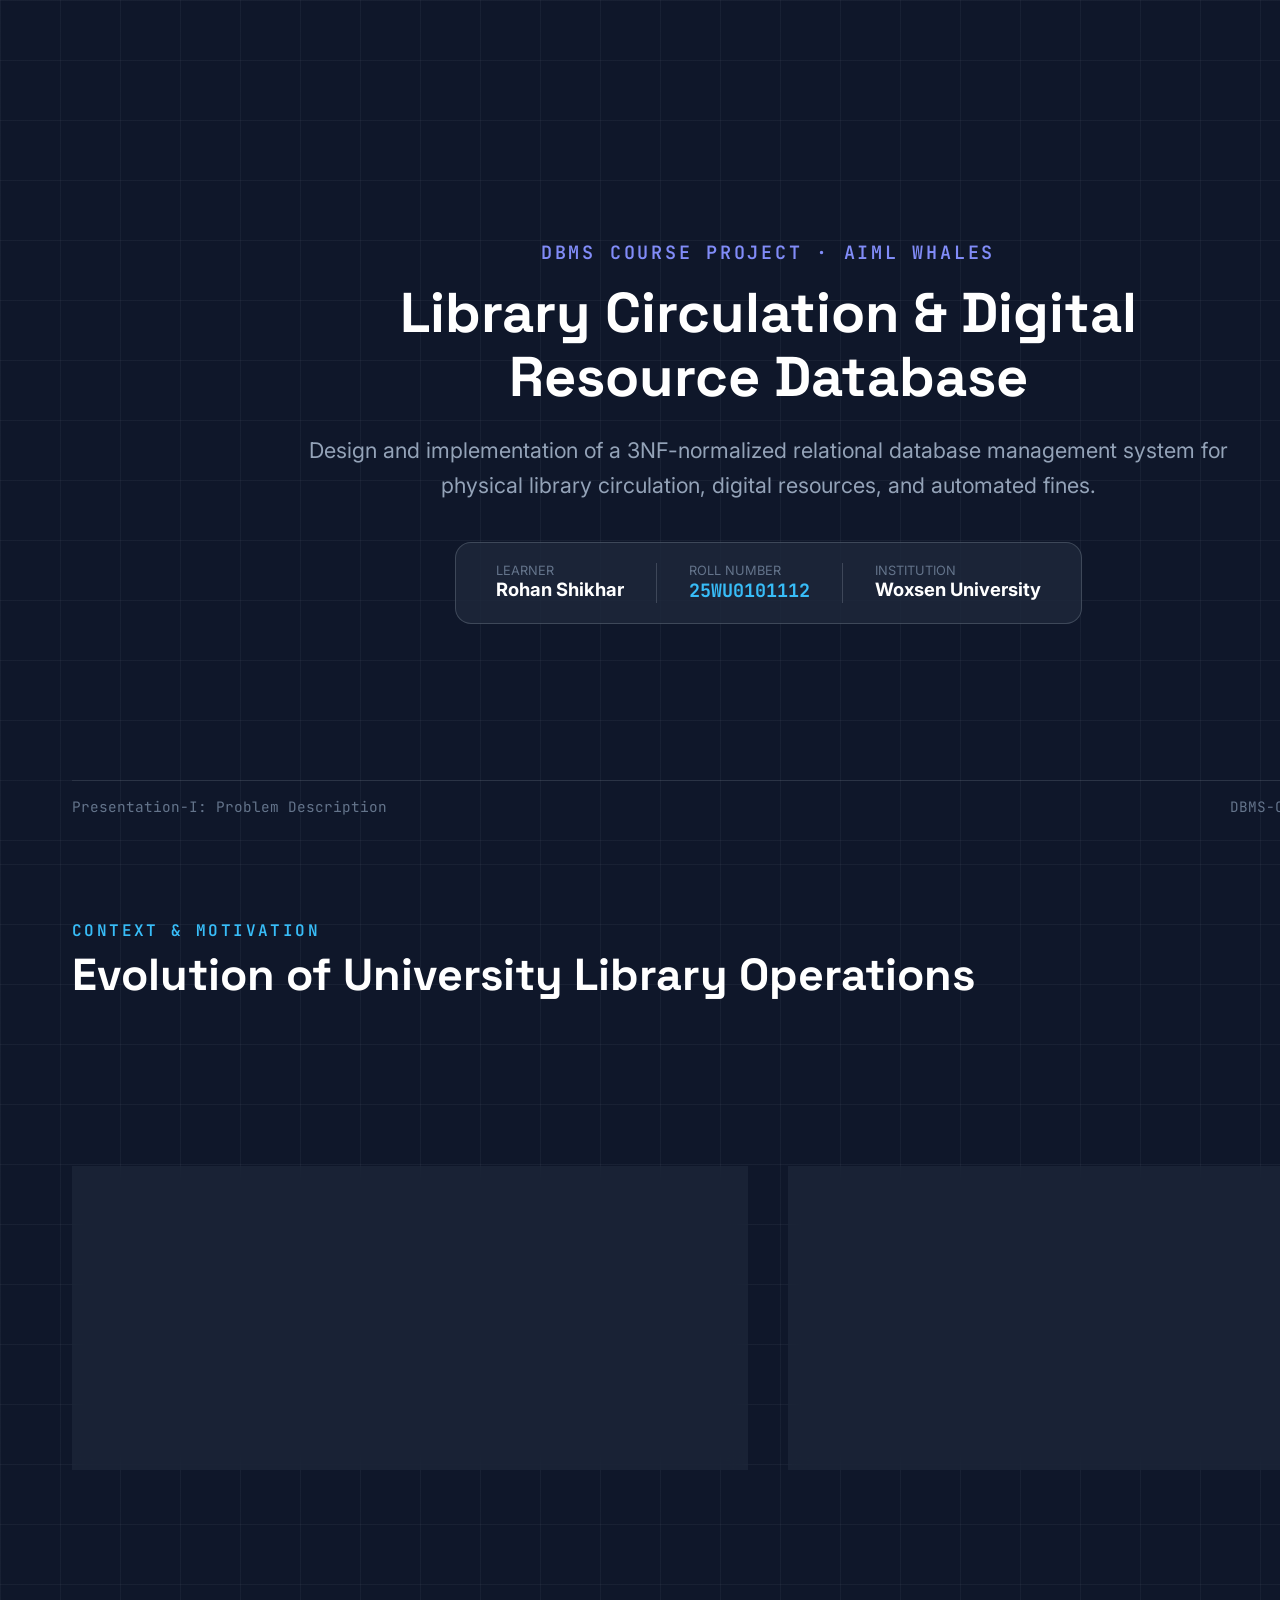
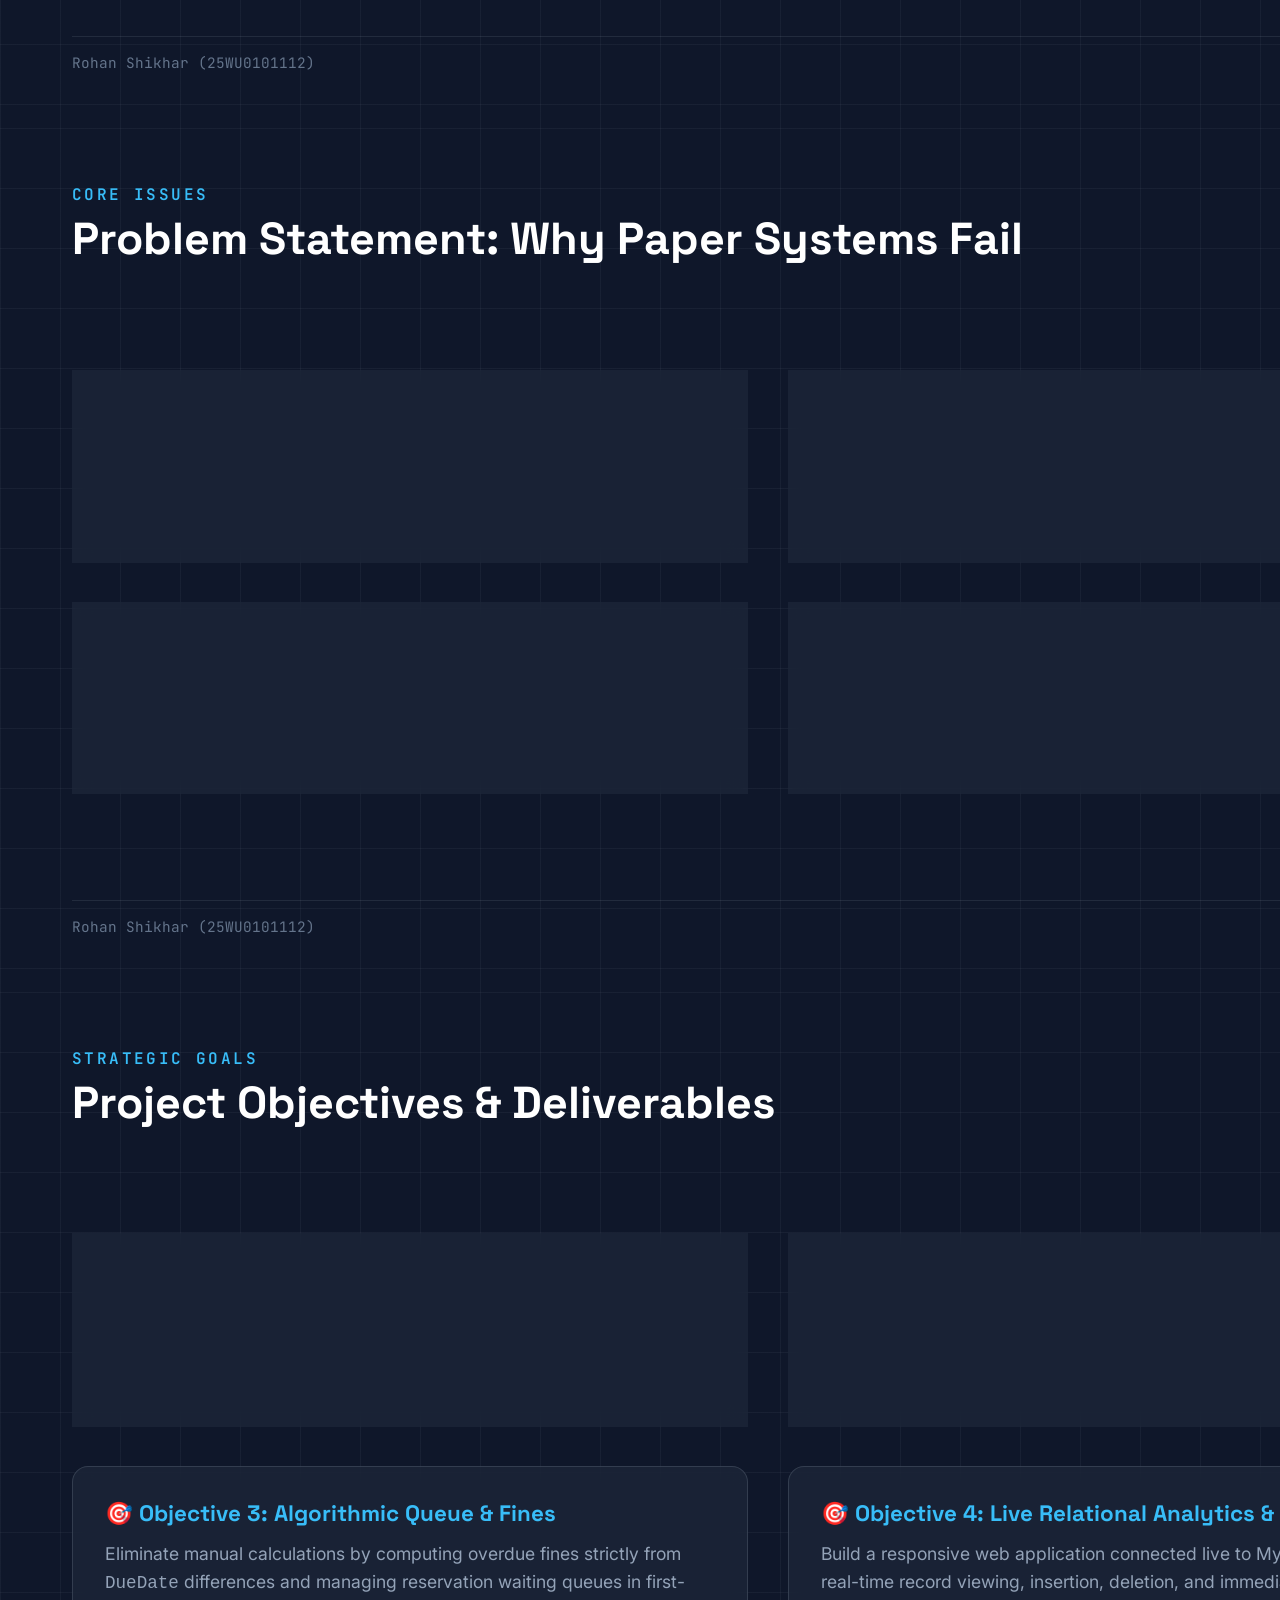
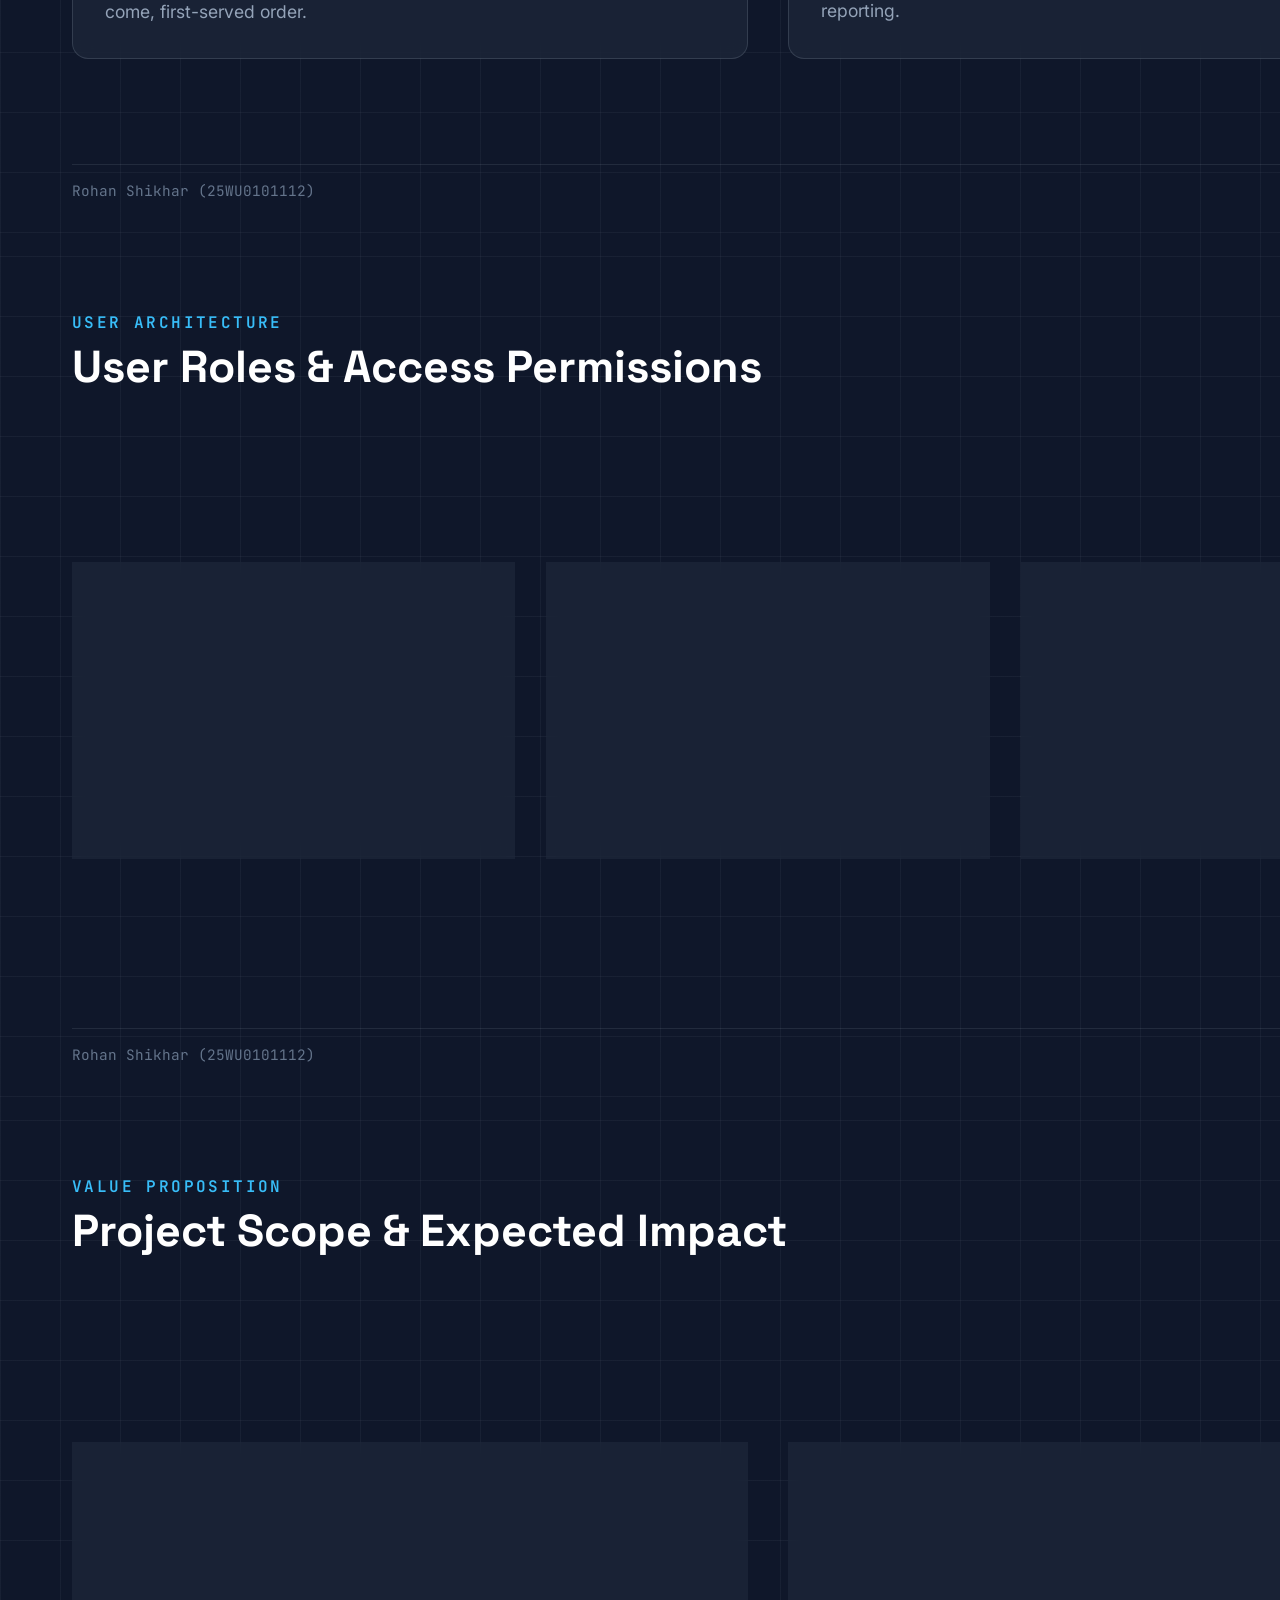
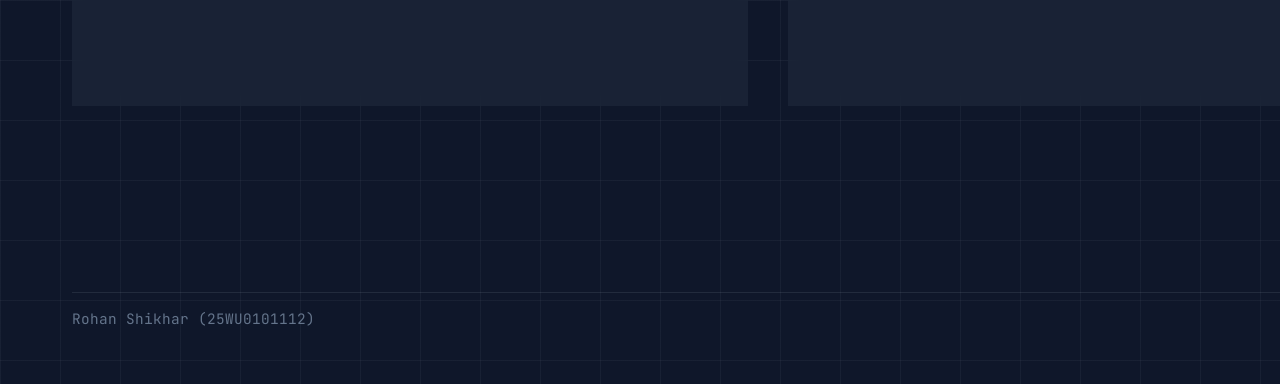
<file: Presentation-I/Problem_Description.html>
<!DOCTYPE html>
<html lang="en">
<head>
  <meta charset="UTF-8">
  <title>Presentation-I: Problem Description & Scope</title>
  <style>
    @import url('https://fonts.googleapis.com/css2?family=Inter:wght@400;500;600;700&family=Space+Grotesk:wght@600;700&family=JetBrains+Mono:wght@400;600&display=swap');
    
    @page {
      size: 16in 9in;
      margin: 0;
    }
    * { box-sizing: border-box; margin: 0; padding: 0; }
    body {
      font-family: 'Inter', sans-serif;
      background: #0F172A;
      color: #F8FAFC;
      -webkit-print-color-adjust: exact;
    }
    .slide {
      width: 16in;
      height: 9in;
      page-break-after: always;
      position: relative;
      overflow: hidden;
      display: flex;
      flex-direction: column;
      justify-content: space-between;
      padding: 3.5rem 4.5rem;
      background: #0F172A;
    }
    .slide::before {
      content: '';
      position: absolute;
      inset: 0;
      background-image: 
        linear-gradient(rgba(203, 213, 225, 0.05) 1px, transparent 1px),
        linear-gradient(90deg, rgba(203, 213, 225, 0.05) 1px, transparent 1px);
      background-size: 60px 60px;
      pointer-events: none;
    }
    .slide-header {
      position: relative;
      z-index: 10;
    }
    .kicker {
      font-family: 'JetBrains Mono', monospace;
      font-size: 1rem;
      color: #38BDF8;
      text-transform: uppercase;
      letter-spacing: 0.15em;
      margin-bottom: 0.5rem;
      font-weight: 600;
    }
    .title {
      font-family: 'Space Grotesk', sans-serif;
      font-size: 2.8rem;
      font-weight: 700;
      color: #FFFFFF;
      line-height: 1.15;
    }
    .content-box {
      position: relative;
      z-index: 10;
      flex: 1;
      display: flex;
      flex-direction: column;
      justify-content: center;
      margin: 1.5rem 0;
    }
    .grid-2 {
      display: grid;
      grid-template-columns: 1fr 1fr;
      gap: 2.5rem;
    }
    .grid-3 {
      display: grid;
      grid-template-columns: 1fr 1fr 1fr;
      gap: 2rem;
    }
    .card {
      background: rgba(30, 41, 59, 0.7);
      border: 1px solid rgba(203, 213, 225, 0.15);
      border-radius: 16px;
      padding: 2rem;
      backdrop-filter: blur(10px);
    }
    .card-title {
      font-family: 'Space Grotesk', sans-serif;
      font-size: 1.4rem;
      font-weight: 700;
      color: #38BDF8;
      margin-bottom: 0.75rem;
      display: flex;
      align-items: center;
      gap: 0.75rem;
    }
    .card-text {
      font-size: 1.1rem;
      color: #94A3B8;
      line-height: 1.6;
    }
    .card-list {
      list-style: none;
      margin-top: 0.5rem;
    }
    .card-list li {
      font-size: 1.05rem;
      color: #E2E8F0;
      margin-bottom: 0.75rem;
      display: flex;
      align-items: flex-start;
      gap: 0.75rem;
    }
    .card-list li::before {
      content: '▹';
      color: #38BDF8;
      font-weight: bold;
    }
    .slide-footer {
      position: relative;
      z-index: 10;
      border-top: 1px solid rgba(203, 213, 225, 0.1);
      padding-top: 1rem;
      display: flex;
      justify-content: space-between;
      align-items: center;
      font-size: 0.9rem;
      color: #64748B;
      font-family: 'JetBrains Mono', monospace;
    }
    .pill {
      display: inline-block;
      padding: 0.35rem 0.9rem;
      border-radius: 999px;
      font-size: 0.85rem;
      font-weight: 600;
      background: rgba(56, 189, 248, 0.15);
      color: #38BDF8;
      border: 1px solid rgba(56, 189, 248, 0.3);
    }
  </style>
</head>
<body>

  <!-- Slide 1: Title Slide -->
  <div class="slide" style="justify-content: center; text-align: center; align-items: center;">
    <div style="max-width: 1000px; z-index: 10;">
      <div class="kicker" style="font-size: 1.15rem; color: #818CF8; margin-bottom: 1rem;">DBMS Course Project · AIML Whales</div>
      <h1 class="title" style="font-size: 3.5rem; margin-bottom: 1.5rem;">Library Circulation & Digital Resource Database</h1>
      <p style="font-size: 1.35rem; color: #94A3B8; margin-bottom: 2.5rem; line-height: 1.6;">
        Design and implementation of a 3NF-normalized relational database management system for physical library circulation, digital resources, and automated fines.
      </p>
      <div style="display: inline-flex; gap: 2rem; background: rgba(30, 41, 59, 0.8); border: 1px solid rgba(203, 213, 225, 0.2); border-radius: 16px; padding: 1.25rem 2.5rem; text-align: left;">
        <div>
          <div style="font-size: 0.8rem; color: #64748B; text-transform: uppercase;">Learner</div>
          <div style="font-size: 1.15rem; font-weight: 700; color: #FFFFFF;">Rohan Shikhar</div>
        </div>
        <div style="border-left: 1px solid rgba(203, 213, 225, 0.2); padding-left: 2rem;">
          <div style="font-size: 0.8rem; color: #64748B; text-transform: uppercase;">Roll Number</div>
          <div style="font-size: 1.15rem; font-weight: 700; color: #38BDF8; font-family: 'JetBrains Mono', monospace;">25WU0101112</div>
        </div>
        <div style="border-left: 1px solid rgba(203, 213, 225, 0.2); padding-left: 2rem;">
          <div style="font-size: 0.8rem; color: #64748B; text-transform: uppercase;">Institution</div>
          <div style="font-size: 1.15rem; font-weight: 700; color: #FFFFFF;">Woxsen University</div>
        </div>
      </div>
    </div>
    <div class="slide-footer" style="position: absolute; bottom: 3rem; width: calc(100% - 9rem);">
      <span>Presentation-I: Problem Description</span>
      <span>DBMS-Course-Project · 2026</span>
    </div>
  </div>

  <!-- Slide 2: Background & Context -->
  <div class="slide">
    <div class="slide-header">
      <div class="kicker">Context & Motivation</div>
      <h2 class="title">Evolution of University Library Operations</h2>
    </div>
    <div class="content-box">
      <div class="grid-2">
        <div class="card">
          <div class="card-title">📖 Traditional Library Challenges</div>
          <p class="card-text">
            For decades, academic libraries relied entirely on physical card catalogs and manual ledger books. Counter staff recorded issues and returns by hand, causing friction, book loss, and billing inaccuracies.
          </p>
          <ul class="card-list" style="margin-top: 1rem;">
            <li>High frequency of human transcription errors.</li>
            <li>Lack of visibility into real-time shelf copy availability.</li>
            <li>Inability to trace multi-author scholarly works efficiently.</li>
          </ul>
        </div>
        <div class="card">
          <div class="card-title">💻 The Modern Hybrid Paradigm</div>
          <p class="card-text">
            Contemporary universities like Woxsen provide both physical textbooks and digital e-journals/e-books. Managing them in isolated silos creates severe administrative blind spots.
          </p>
          <ul class="card-list" style="margin-top: 1rem;">
            <li>Need for a unified relational system across physical and digital collections.</li>
            <li>Automated tracking of student and faculty circulation policies.</li>
            <li>Real-time fine computation and reservation queue prioritization.</li>
          </ul>
        </div>
      </div>
    </div>
    <div class="slide-footer">
      <span>Rohan Shikhar (25WU0101112)</span>
      <span>Slide 2</span>
    </div>
  </div>

  <!-- Slide 3: Problem Statement -->
  <div class="slide">
    <div class="slide-header">
      <div class="kicker">Core Issues</div>
      <h2 class="title">Problem Statement: Why Paper Systems Fail</h2>
    </div>
    <div class="content-box">
      <div class="grid-2">
        <div class="card" style="border-left: 4px solid #EF4444;">
          <div class="card-title" style="color: #F87171;">1. Handwritten & Degraded Records</div>
          <p class="card-text">Entries get copied wrongly, pages tear, and searching old paper registers requires hours of manual leafing. Discrepancies between physical shelf stock and ledger counts are rampant.</p>
        </div>
        <div class="card" style="border-left: 4px solid #F59E0B;">
          <div class="card-title" style="color: #FBBF24;">2. Zero Real-Time Shelf Visibility</div>
          <p class="card-text">Counter librarians cannot instantly verify if a book copy is available, issued, or reserved without checking physical stacks, leading to long queues and wasted student time.</p>
        </div>
        <div class="card" style="border-left: 4px solid #EF4444;">
          <div class="card-title" style="color: #F87171;">3. Missed Due Dates & Slipping Fines</div>
          <p class="card-text">Due dates must be checked manually. Overdue loans routinely go unnoticed, fine calculations are inconsistent, and institutional revenue is severely leaked.</p>
        </div>
        <div class="card" style="border-left: 4px solid #818CF8;">
          <div class="card-title" style="color: #A5B4FC;">4. Isolated Digital Collections</div>
          <p class="card-text">PDFs, journals, and e-books live in disparate links or file folders without central authentication, usage analytics, or member audit trails.</p>
        </div>
      </div>
    </div>
    <div class="slide-footer">
      <span>Rohan Shikhar (25WU0101112)</span>
      <span>Slide 3</span>
    </div>
  </div>

  <!-- Slide 4: Project Objectives -->
  <div class="slide">
    <div class="slide-header">
      <div class="kicker">Strategic Goals</div>
      <h2 class="title">Project Objectives & Deliverables</h2>
    </div>
    <div class="content-box">
      <div class="grid-2">
        <div class="card">
          <div class="card-title">🎯 Objective 1: Automate Circulation Lifecycle</div>
          <p class="card-text">Record every book checkout and check-in as discrete relational transactions in <code>ISSUE</code> and <code>RETURN</code>, automatically toggling physical copy status between <em>Available</em> and <em>Issued</em>.</p>
        </div>
        <div class="card">
          <div class="card-title">🎯 Objective 2: Unified Hybrid Catalog</div>
          <p class="card-text">Integrate physical catalog metadata (ISBN, category, publisher, author) with digital e-resources (PDFs, journals, access URLs) within a single normalized database.</p>
        </div>
        <div class="card">
          <div class="card-title">🎯 Objective 3: Algorithmic Queue & Fines</div>
          <p class="card-text">Eliminate manual calculations by computing overdue fines strictly from <code>DueDate</code> differences and managing reservation waiting queues in first-come, first-served order.</p>
        </div>
        <div class="card">
          <div class="card-title">🎯 Objective 4: Live Relational Analytics & Web UI</div>
          <p class="card-text">Build a responsive web application connected live to MySQL that enables real-time record viewing, insertion, deletion, and immediate query reporting.</p>
        </div>
      </div>
    </div>
    <div class="slide-footer">
      <span>Rohan Shikhar (25WU0101112)</span>
      <span>Slide 4</span>
    </div>
  </div>

  <!-- Slide 5: System Stakeholders -->
  <div class="slide">
    <div class="slide-header">
      <div class="kicker">User Architecture</div>
      <h2 class="title">User Roles & Access Permissions</h2>
    </div>
    <div class="content-box">
      <div class="grid-3">
        <div class="card">
          <div class="card-title">🛡️ Administrator</div>
          <p class="card-text" style="font-size: 0.95rem; margin-bottom: 0.75rem;">Full administrative governance over system data, structure, and reporting.</p>
          <ul class="card-list">
            <li>Manage Master Catalog & Publishers</li>
            <li>Configure Loan Rules & System Parameters</li>
            <li>Audit Full Digital Access Logs</li>
            <li>Export Institutional Reports</li>
          </ul>
        </div>
        <div class="card">
          <div class="card-title">🏛️ Librarian (Staff)</div>
          <p class="card-text" style="font-size: 0.95rem; margin-bottom: 0.75rem;">Front-counter operational handling of daily circulation activities.</p>
          <ul class="card-list">
            <li>Issue and Return Physical Copies</li>
            <li>Register New Students & Members</li>
            <li>Collect and Clear Overdue Fines</li>
            <li>Process Waiting Reservations</li>
          </ul>
        </div>
        <div class="card">
          <div class="card-title">🎓 Student / Member</div>
          <p class="card-text" style="font-size: 0.95rem; margin-bottom: 0.75rem;">End-user patrons seeking library materials and borrowing privileges.</p>
          <ul class="card-list">
            <li>Search Available Titles in Catalog</li>
            <li>Place Reservations on Busy Books</li>
            <li>Access Online Digital Resources</li>
            <li>View Personal Borrowing History</li>
          </ul>
        </div>
      </div>
    </div>
    <div class="slide-footer">
      <span>Rohan Shikhar (25WU0101112)</span>
      <span>Slide 5</span>
    </div>
  </div>

  <!-- Slide 6: Expected Impact & Conclusion -->
  <div class="slide">
    <div class="slide-header">
      <div class="kicker">Value Proposition</div>
      <h2 class="title">Project Scope & Expected Impact</h2>
    </div>
    <div class="content-box">
      <div class="grid-2">
        <div class="card">
          <div class="card-title">⚡ Operational Efficiencies</div>
          <ul class="card-list">
            <li><strong>Checkout speed:</strong> Book issue and return completed in &lt; 5 seconds via accession numbers.</li>
            <li><strong>Zero manual fine computation:</strong> System automatically calculates late fees based on calendar difference.</li>
            <li><strong>Strict integrity:</strong> Foreign keys and unique constraints prevent duplicate accession tags and orphan loans.</li>
          </ul>
        </div>
        <div class="card">
          <div class="card-title">🛠️ Technical Implementation Stack</div>
          <ul class="card-list">
            <li><strong>Database:</strong> MySQL Server 9.7 (InnoDB, Foreign Key enforcement, 13 Normalized Tables in 3NF).</li>
            <li><strong>Backend Engine:</strong> Python 3.14 with Flask REST API and PyMySQL connection pooling.</li>
            <li><strong>Frontend Interface:</strong> Vanilla CSS & Responsive Modern UI with real-time MySQL synchronization.</li>
          </ul>
        </div>
      </div>
    </div>
    <div class="slide-footer">
      <span>Rohan Shikhar (25WU0101112)</span>
      <span>Slide 6</span>
    </div>
  </div>

</body>
</html>
</file>
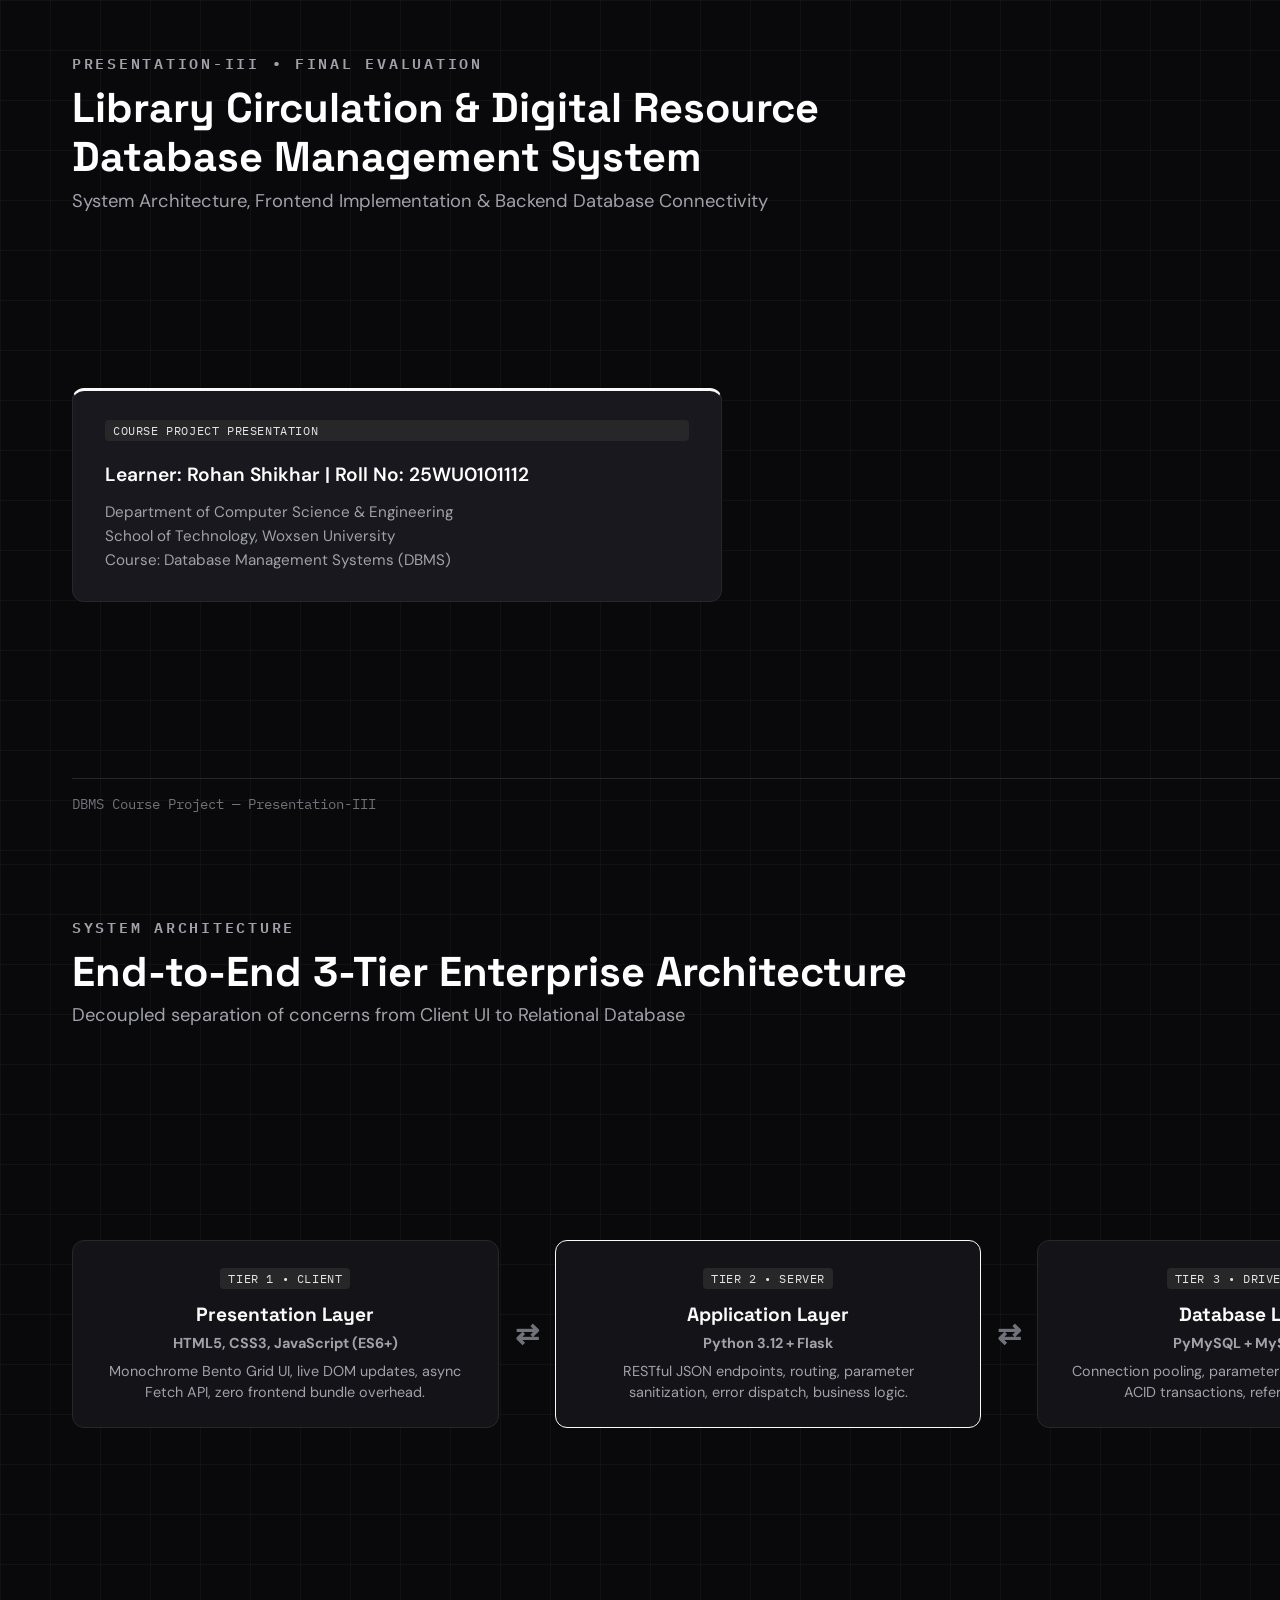
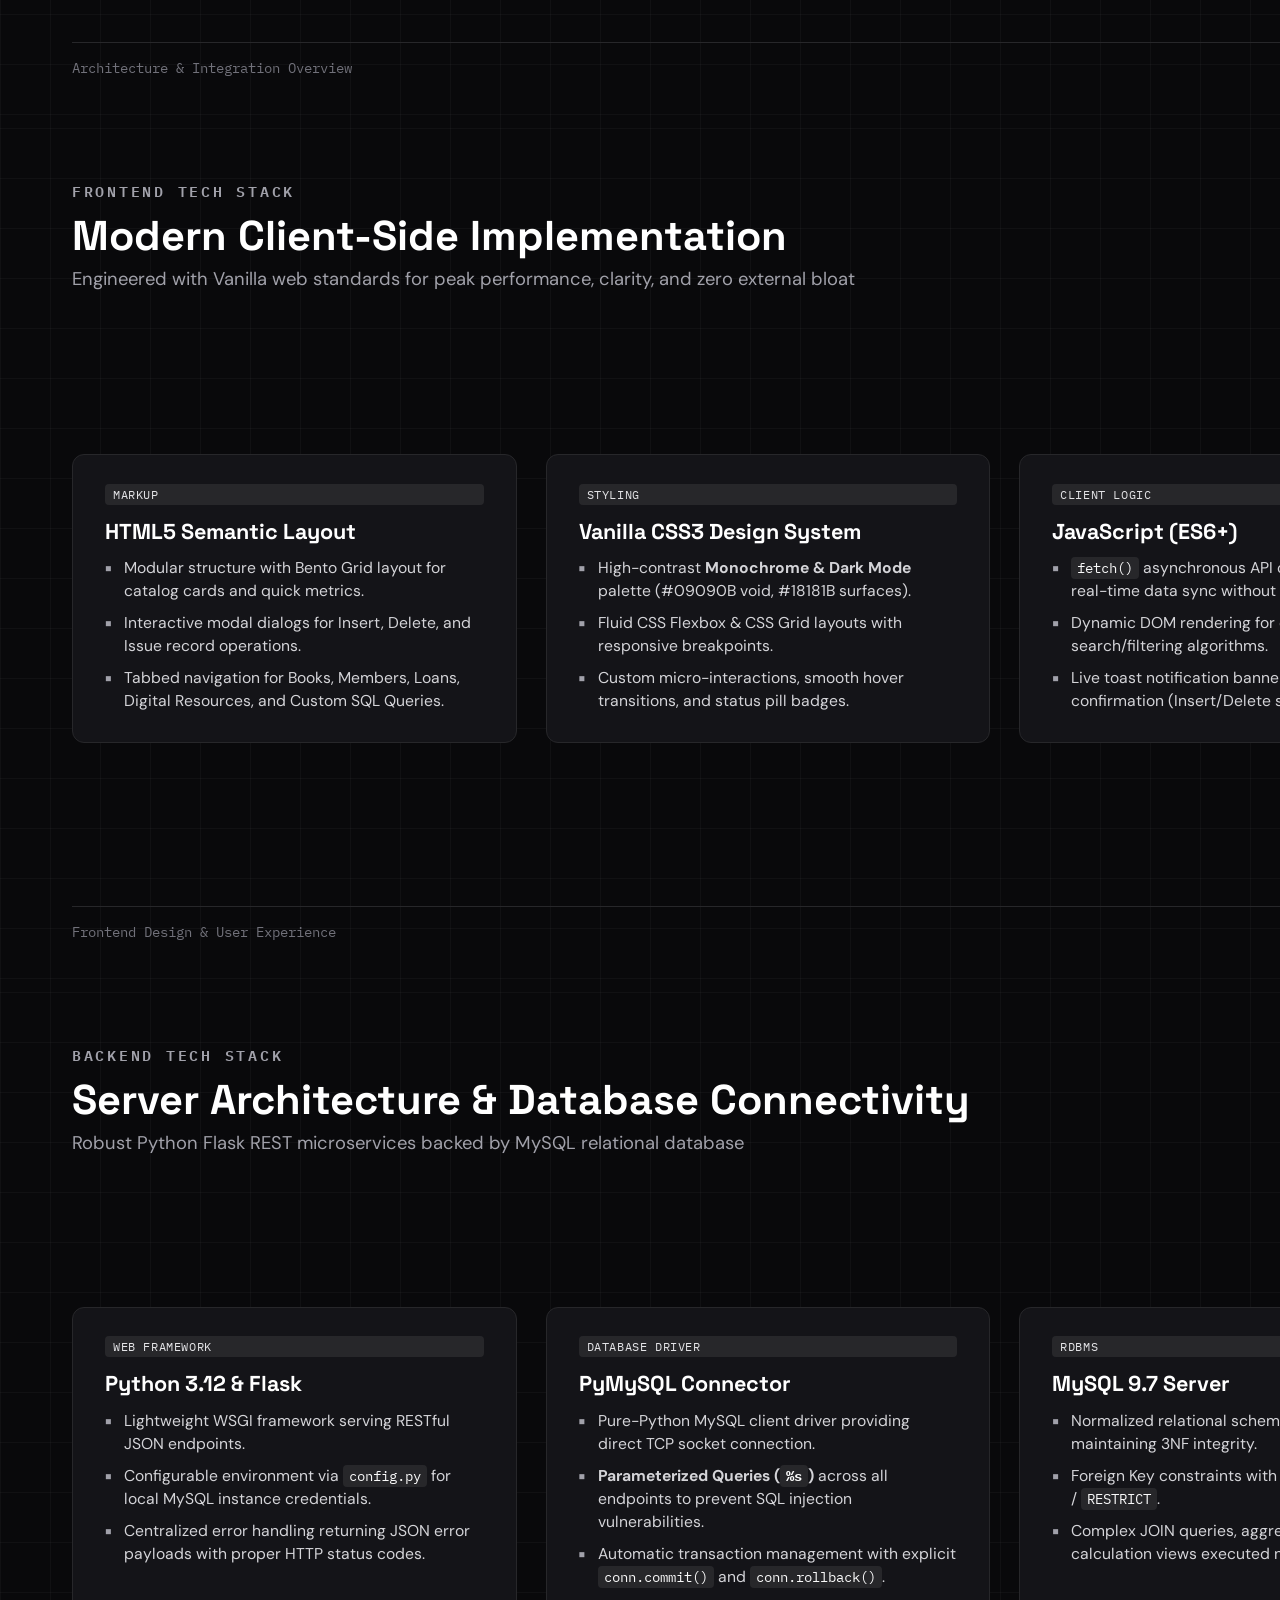
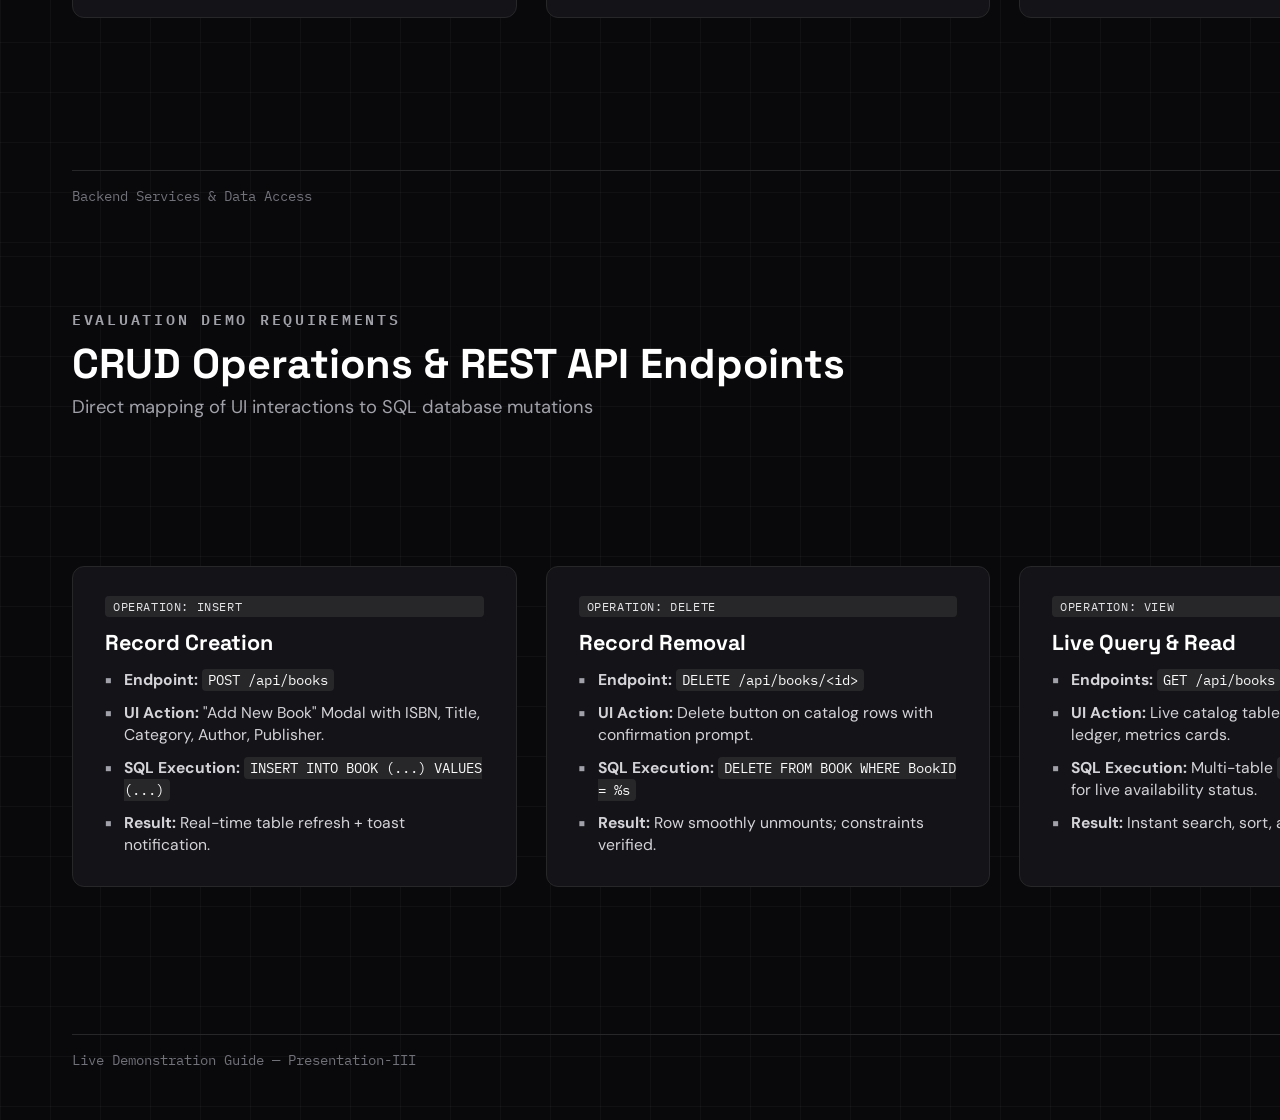
<file: Presentation-III/UI_Presentation.html>
<!DOCTYPE html>
<html lang="en">
<head>
  <meta charset="UTF-8">
  <title>Presentation-III: UI Architecture & Full-Stack Implementation</title>
  <style>
    @import url('https://fonts.googleapis.com/css2?family=DM+Sans:wght@400;500;700&family=Space+Grotesk:wght@600;700&family=IBM+Plex+Mono:wght@400;600&display=swap');
    
    @page {
      size: 16in 9in;
      margin: 0;
    }
    * { box-sizing: border-box; margin: 0; padding: 0; }
    body {
      font-family: 'DM Sans', sans-serif;
      background: #09090B;
      color: #FAFAFA;
      -webkit-print-color-adjust: exact;
    }
    .slide {
      width: 16in;
      height: 9in;
      page-break-after: always;
      position: relative;
      overflow: hidden;
      display: flex;
      flex-direction: column;
      justify-content: space-between;
      padding: 3.2rem 4.5rem;
      background: #09090B;
    }
    .slide::before {
      content: '';
      position: absolute;
      inset: 0;
      background-image: 
        linear-gradient(rgba(255, 255, 255, 0.03) 1px, transparent 1px),
        linear-gradient(90deg, rgba(255, 255, 255, 0.03) 1px, transparent 1px);
      background-size: 50px 50px;
      pointer-events: none;
    }
    .slide-header {
      position: relative;
      z-index: 10;
    }
    .kicker {
      font-family: 'IBM Plex Mono', monospace;
      font-size: 0.95rem;
      color: #A1A1AA;
      text-transform: uppercase;
      letter-spacing: 0.18em;
      margin-bottom: 0.4rem;
      font-weight: 600;
    }
    .title {
      font-family: 'Space Grotesk', sans-serif;
      font-size: 2.6rem;
      font-weight: 700;
      color: #FFFFFF;
      line-height: 1.2;
    }
    .subtitle {
      font-size: 1.15rem;
      color: #A1A1AA;
      margin-top: 0.4rem;
    }

    /* BENTO & GRID LAYOUTS */
    .slide-body {
      position: relative;
      z-index: 10;
      flex: 1;
      display: flex;
      align-items: center;
      margin: 1.6rem 0;
    }
    .grid-2 {
      display: grid;
      grid-template-columns: 1fr 1fr;
      gap: 2rem;
      width: 100%;
    }
    .grid-3 {
      display: grid;
      grid-template-columns: 1fr 1fr 1fr;
      gap: 1.8rem;
      width: 100%;
    }
    .card {
      background: #141418;
      border: 1px solid #27272A;
      border-radius: 12px;
      padding: 1.8rem 2rem;
      display: flex;
      flex-direction: column;
      gap: 0.8rem;
      position: relative;
    }
    .card-accent {
      border-top: 3px solid #FAFAFA;
      background: #18181E;
    }
    .card h3 {
      font-family: 'Space Grotesk', sans-serif;
      font-size: 1.35rem;
      color: #FFFFFF;
      display: flex;
      align-items: center;
      gap: 0.6rem;
    }
    .tag {
      display: inline-block;
      font-family: 'IBM Plex Mono', monospace;
      font-size: 0.75rem;
      padding: 3px 8px;
      border-radius: 4px;
      background: #27272A;
      color: #E4E4E7;
      text-transform: uppercase;
      letter-spacing: 0.05em;
    }
    .card ul {
      list-style: none;
      display: flex;
      flex-direction: column;
      gap: 0.6rem;
    }
    .card li {
      font-size: 0.98rem;
      color: #D4D4D8;
      line-height: 1.45;
      position: relative;
      padding-left: 1.2rem;
    }
    .card li::before {
      content: '■';
      position: absolute;
      left: 0;
      font-size: 0.65rem;
      color: #A1A1AA;
      top: 0.25rem;
    }
    .code-pill {
      font-family: 'IBM Plex Mono', monospace;
      background: #27272A;
      color: #FAFAFA;
      padding: 2px 6px;
      border-radius: 4px;
      font-size: 0.88rem;
    }

    /* FOOTER */
    .slide-footer {
      position: relative;
      z-index: 10;
      display: flex;
      justify-content: space-between;
      align-items: center;
      border-top: 1px solid #27272A;
      padding-top: 1rem;
      font-size: 0.88rem;
      color: #71717A;
      font-family: 'IBM Plex Mono', monospace;
    }

    /* ARCHITECTURE FLOW */
    .flow-container {
      display: flex;
      align-items: center;
      justify-content: space-between;
      width: 100%;
      gap: 1rem;
    }
    .flow-box {
      flex: 1;
      background: #141418;
      border: 1px solid #27272A;
      border-radius: 12px;
      padding: 1.6rem;
      text-align: center;
    }
    .flow-arrow {
      font-size: 1.8rem;
      color: #71717A;
      font-weight: 700;
    }
    .flow-box h4 {
      font-family: 'Space Grotesk', sans-serif;
      font-size: 1.2rem;
      margin-bottom: 0.4rem;
      color: #FAFAFA;
    }
    .flow-box p {
      font-size: 0.9rem;
      color: #A1A1AA;
      line-height: 1.4;
    }
  </style>
</head>
<body>

  <!-- SLIDE 1: TITLE SLIDE -->
  <div class="slide">
    <div class="slide-header">
      <div class="kicker">Presentation-III • Final Evaluation</div>
      <h1 class="title">Library Circulation & Digital Resource<br>Database Management System</h1>
      <div class="subtitle">System Architecture, Frontend Implementation & Backend Database Connectivity</div>
    </div>
    <div class="slide-body">
      <div class="card card-accent" style="width: 100%; max-width: 650px;">
        <span class="tag">Course Project Presentation</span>
        <div style="font-size: 1.2rem; color: #FFFFFF; font-weight: 600; margin-top: 0.5rem;">
          Learner: Rohan Shikhar | Roll No: 25WU0101112
        </div>
        <div style="font-size: 0.95rem; color: #A1A1AA; line-height: 1.6;">
          Department of Computer Science & Engineering<br>
          School of Technology, Woxsen University<br>
          Course: Database Management Systems (DBMS)
        </div>
      </div>
    </div>
    <div class="slide-footer">
      <span>DBMS Course Project — Presentation-III</span>
      <span>Slide 1 of 5</span>
    </div>
  </div>

  <!-- SLIDE 2: 3-TIER SYSTEM ARCHITECTURE -->
  <div class="slide">
    <div class="slide-header">
      <div class="kicker">System Architecture</div>
      <h2 class="title">End-to-End 3-Tier Enterprise Architecture</h2>
      <div class="subtitle">Decoupled separation of concerns from Client UI to Relational Database</div>
    </div>
    <div class="slide-body">
      <div class="flow-container">
        <div class="flow-box">
          <span class="tag">Tier 1 • Client</span>
          <h4 style="margin-top:0.8rem;">Presentation Layer</h4>
          <p><strong>HTML5, CSS3, JavaScript (ES6+)</strong></p>
          <p style="margin-top:0.5rem;">Monochrome Bento Grid UI, live DOM updates, async Fetch API, zero frontend bundle overhead.</p>
        </div>
        <div class="flow-arrow">⇄</div>
        <div class="flow-box" style="border-color: #FAFAFA;">
          <span class="tag">Tier 2 • Server</span>
          <h4 style="margin-top:0.8rem;">Application Layer</h4>
          <p><strong>Python 3.12 + Flask</strong></p>
          <p style="margin-top:0.5rem;">RESTful JSON endpoints, routing, parameter sanitization, error dispatch, business logic.</p>
        </div>
        <div class="flow-arrow">⇄</div>
        <div class="flow-box">
          <span class="tag">Tier 3 • Driver & DB</span>
          <h4 style="margin-top:0.8rem;">Database Layer</h4>
          <p><strong>PyMySQL + MySQL 9.7</strong></p>
          <p style="margin-top:0.5rem;">Connection pooling, parameterized DML/DDL queries, ACID transactions, referential integrity.</p>
        </div>
      </div>
    </div>
    <div class="slide-footer">
      <span>Architecture & Integration Overview</span>
      <span>Slide 2 of 5</span>
    </div>
  </div>

  <!-- SLIDE 3: FRONTEND TECHNOLOGY STACK -->
  <div class="slide">
    <div class="slide-header">
      <div class="kicker">Frontend Tech Stack</div>
      <h2 class="title">Modern Client-Side Implementation</h2>
      <div class="subtitle">Engineered with Vanilla web standards for peak performance, clarity, and zero external bloat</div>
    </div>
    <div class="slide-body">
      <div class="grid-3">
        <div class="card">
          <span class="tag">Markup</span>
          <h3>HTML5 Semantic Layout</h3>
          <ul>
            <li>Modular structure with Bento Grid layout for catalog cards and quick metrics.</li>
            <li>Interactive modal dialogs for Insert, Delete, and Issue record operations.</li>
            <li>Tabbed navigation for Books, Members, Loans, Digital Resources, and Custom SQL Queries.</li>
          </ul>
        </div>
        <div class="card">
          <span class="tag">Styling</span>
          <h3>Vanilla CSS3 Design System</h3>
          <ul>
            <li>High-contrast <strong>Monochrome & Dark Mode</strong> palette (#09090B void, #18181B surfaces).</li>
            <li>Fluid CSS Flexbox & CSS Grid layouts with responsive breakpoints.</li>
            <li>Custom micro-interactions, smooth hover transitions, and status pill badges.</li>
          </ul>
        </div>
        <div class="card">
          <span class="tag">Client Logic</span>
          <h3>JavaScript (ES6+)</h3>
          <ul>
            <li><span class="code-pill">fetch()</span> asynchronous API calls for seamless real-time data sync without full page reload.</li>
            <li>Dynamic DOM rendering for data tables and search/filtering algorithms.</li>
            <li>Live toast notification banners for operational confirmation (Insert/Delete success).</li>
          </ul>
        </div>
      </div>
    </div>
    <div class="slide-footer">
      <span>Frontend Design & User Experience</span>
      <span>Slide 3 of 5</span>
    </div>
  </div>

  <!-- SLIDE 4: BACKEND TECHNOLOGY STACK -->
  <div class="slide">
    <div class="slide-header">
      <div class="kicker">Backend Tech Stack</div>
      <h2 class="title">Server Architecture & Database Connectivity</h2>
      <div class="subtitle">Robust Python Flask REST microservices backed by MySQL relational database</div>
    </div>
    <div class="slide-body">
      <div class="grid-3">
        <div class="card">
          <span class="tag">Web Framework</span>
          <h3>Python 3.12 & Flask</h3>
          <ul>
            <li>Lightweight WSGI framework serving RESTful JSON endpoints.</li>
            <li>Configurable environment via <span class="code-pill">config.py</span> for local MySQL instance credentials.</li>
            <li>Centralized error handling returning JSON error payloads with proper HTTP status codes.</li>
          </ul>
        </div>
        <div class="card">
          <span class="tag">Database Driver</span>
          <h3>PyMySQL Connector</h3>
          <ul>
            <li>Pure-Python MySQL client driver providing direct TCP socket connection.</li>
            <li><strong>Parameterized Queries (<span class="code-pill">%s</span>)</strong> across all endpoints to prevent SQL injection vulnerabilities.</li>
            <li>Automatic transaction management with explicit <span class="code-pill">conn.commit()</span> and <span class="code-pill">conn.rollback()</span>.</li>
          </ul>
        </div>
        <div class="card">
          <span class="tag">RDBMS</span>
          <h3>MySQL 9.7 Server</h3>
          <ul>
            <li>Normalized relational schema (<span class="code-pill">LibraryDbms</span>) maintaining 3NF integrity.</li>
            <li>Foreign Key constraints with <span class="code-pill">ON DELETE CASCADE</span> / <span class="code-pill">RESTRICT</span>.</li>
            <li>Complex JOIN queries, aggregations, and fine calculation views executed natively.</li>
          </ul>
        </div>
      </div>
    </div>
    <div class="slide-footer">
      <span>Backend Services & Data Access</span>
      <span>Slide 4 of 5</span>
    </div>
  </div>

  <!-- SLIDE 5: LIVE CRUD OPERATIONS & ENDPOINTS -->
  <div class="slide">
    <div class="slide-header">
      <div class="kicker">Evaluation Demo Requirements</div>
      <h2 class="title">CRUD Operations & REST API Endpoints</h2>
      <div class="subtitle">Direct mapping of UI interactions to SQL database mutations</div>
    </div>
    <div class="slide-body">
      <div class="grid-3">
        <div class="card">
          <span class="tag">Operation: INSERT</span>
          <h3>Record Creation</h3>
          <ul>
            <li><strong>Endpoint:</strong> <span class="code-pill">POST /api/books</span></li>
            <li><strong>UI Action:</strong> "Add New Book" Modal with ISBN, Title, Category, Author, Publisher.</li>
            <li><strong>SQL Execution:</strong> <span class="code-pill">INSERT INTO BOOK (...) VALUES (...)</span></li>
            <li><strong>Result:</strong> Real-time table refresh + toast notification.</li>
          </ul>
        </div>
        <div class="card">
          <span class="tag">Operation: DELETE</span>
          <h3>Record Removal</h3>
          <ul>
            <li><strong>Endpoint:</strong> <span class="code-pill">DELETE /api/books/&lt;id&gt;</span></li>
            <li><strong>UI Action:</strong> Delete button on catalog rows with confirmation prompt.</li>
            <li><strong>SQL Execution:</strong> <span class="code-pill">DELETE FROM BOOK WHERE BookID = %s</span></li>
            <li><strong>Result:</strong> Row smoothly unmounts; constraints verified.</li>
          </ul>
        </div>
        <div class="card">
          <span class="tag">Operation: VIEW</span>
          <h3>Live Query & Read</h3>
          <ul>
            <li><strong>Endpoints:</strong> <span class="code-pill">GET /api/books</span>, <span class="code-pill">GET /api/issues</span></li>
            <li><strong>UI Action:</strong> Live catalog table, member loan ledger, metrics cards.</li>
            <li><strong>SQL Execution:</strong> Multi-table <span class="code-pill">LEFT JOIN</span> queries for live availability status.</li>
            <li><strong>Result:</strong> Instant search, sort, and status badges.</li>
          </ul>
        </div>
      </div>
    </div>
    <div class="slide-footer">
      <span>Live Demonstration Guide — Presentation-III</span>
      <span>Slide 5 of 5</span>
    </div>
  </div>

</body>
</html>
</file>
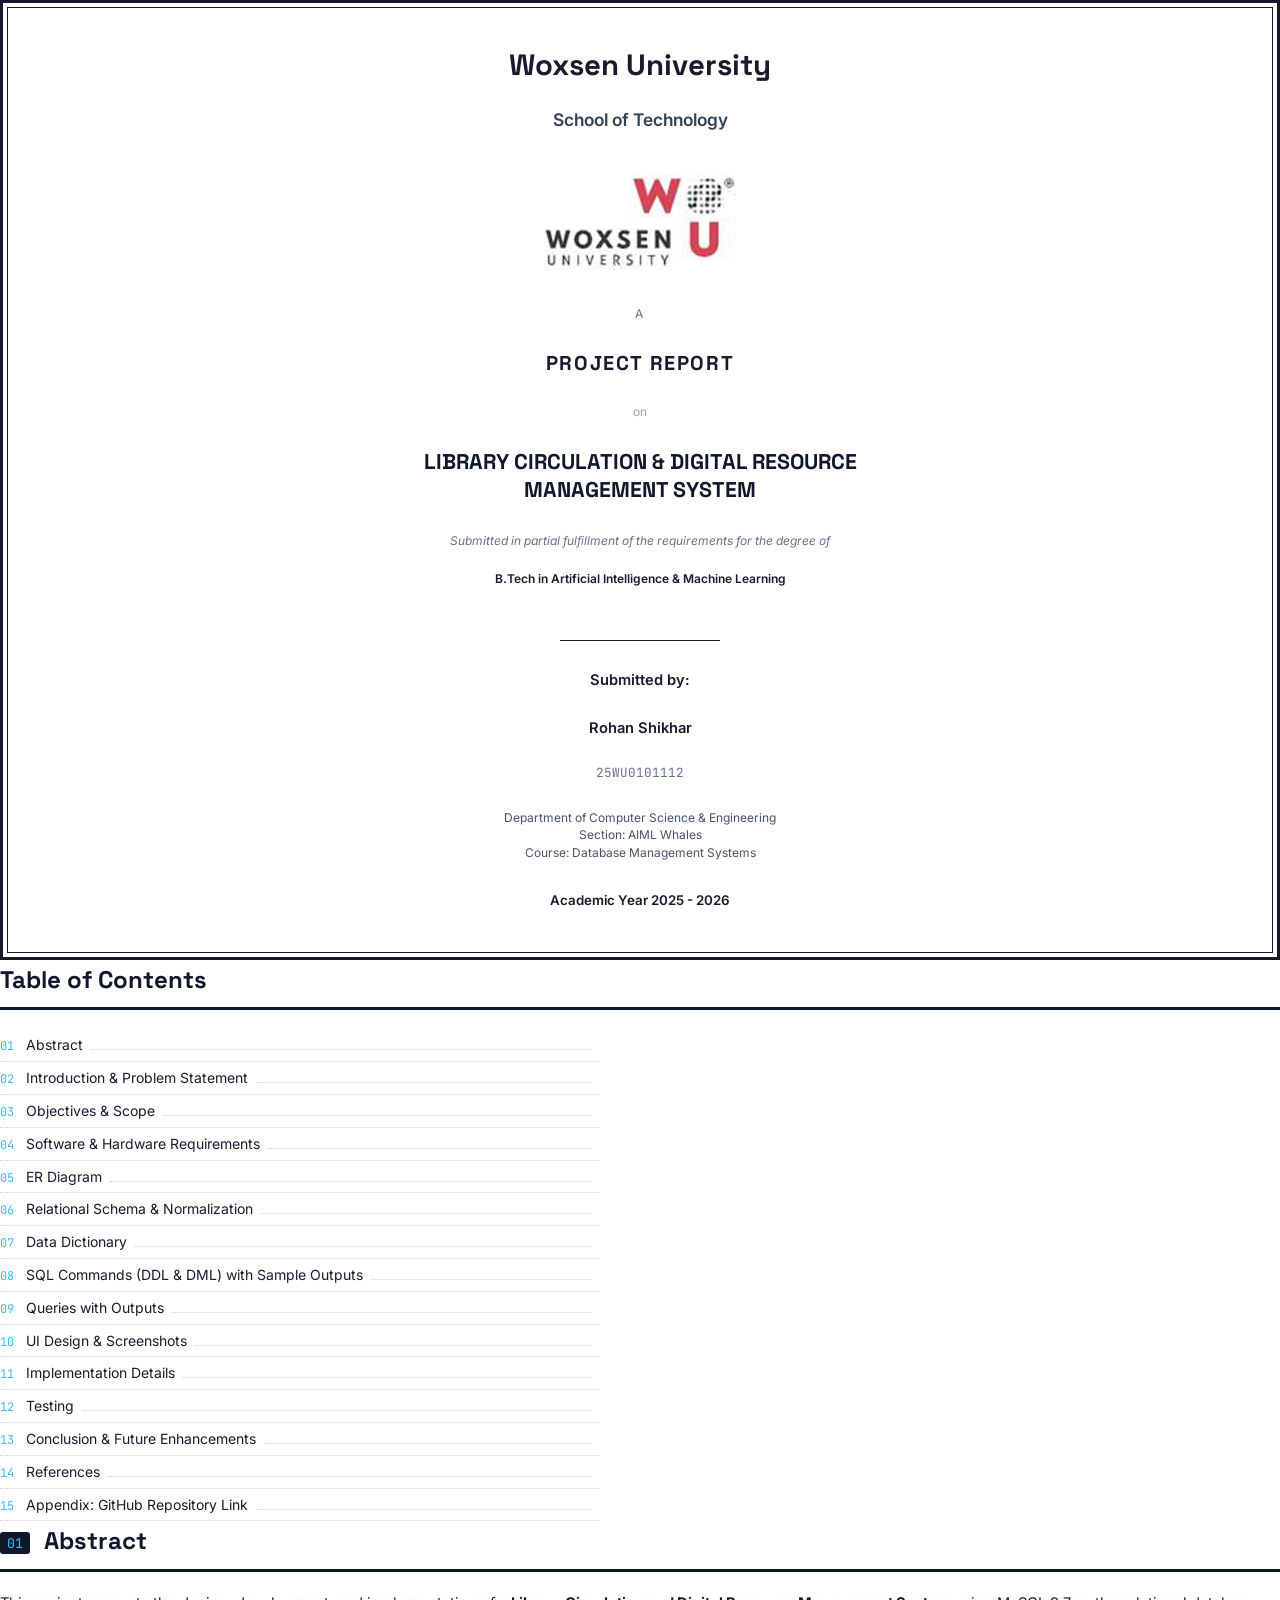
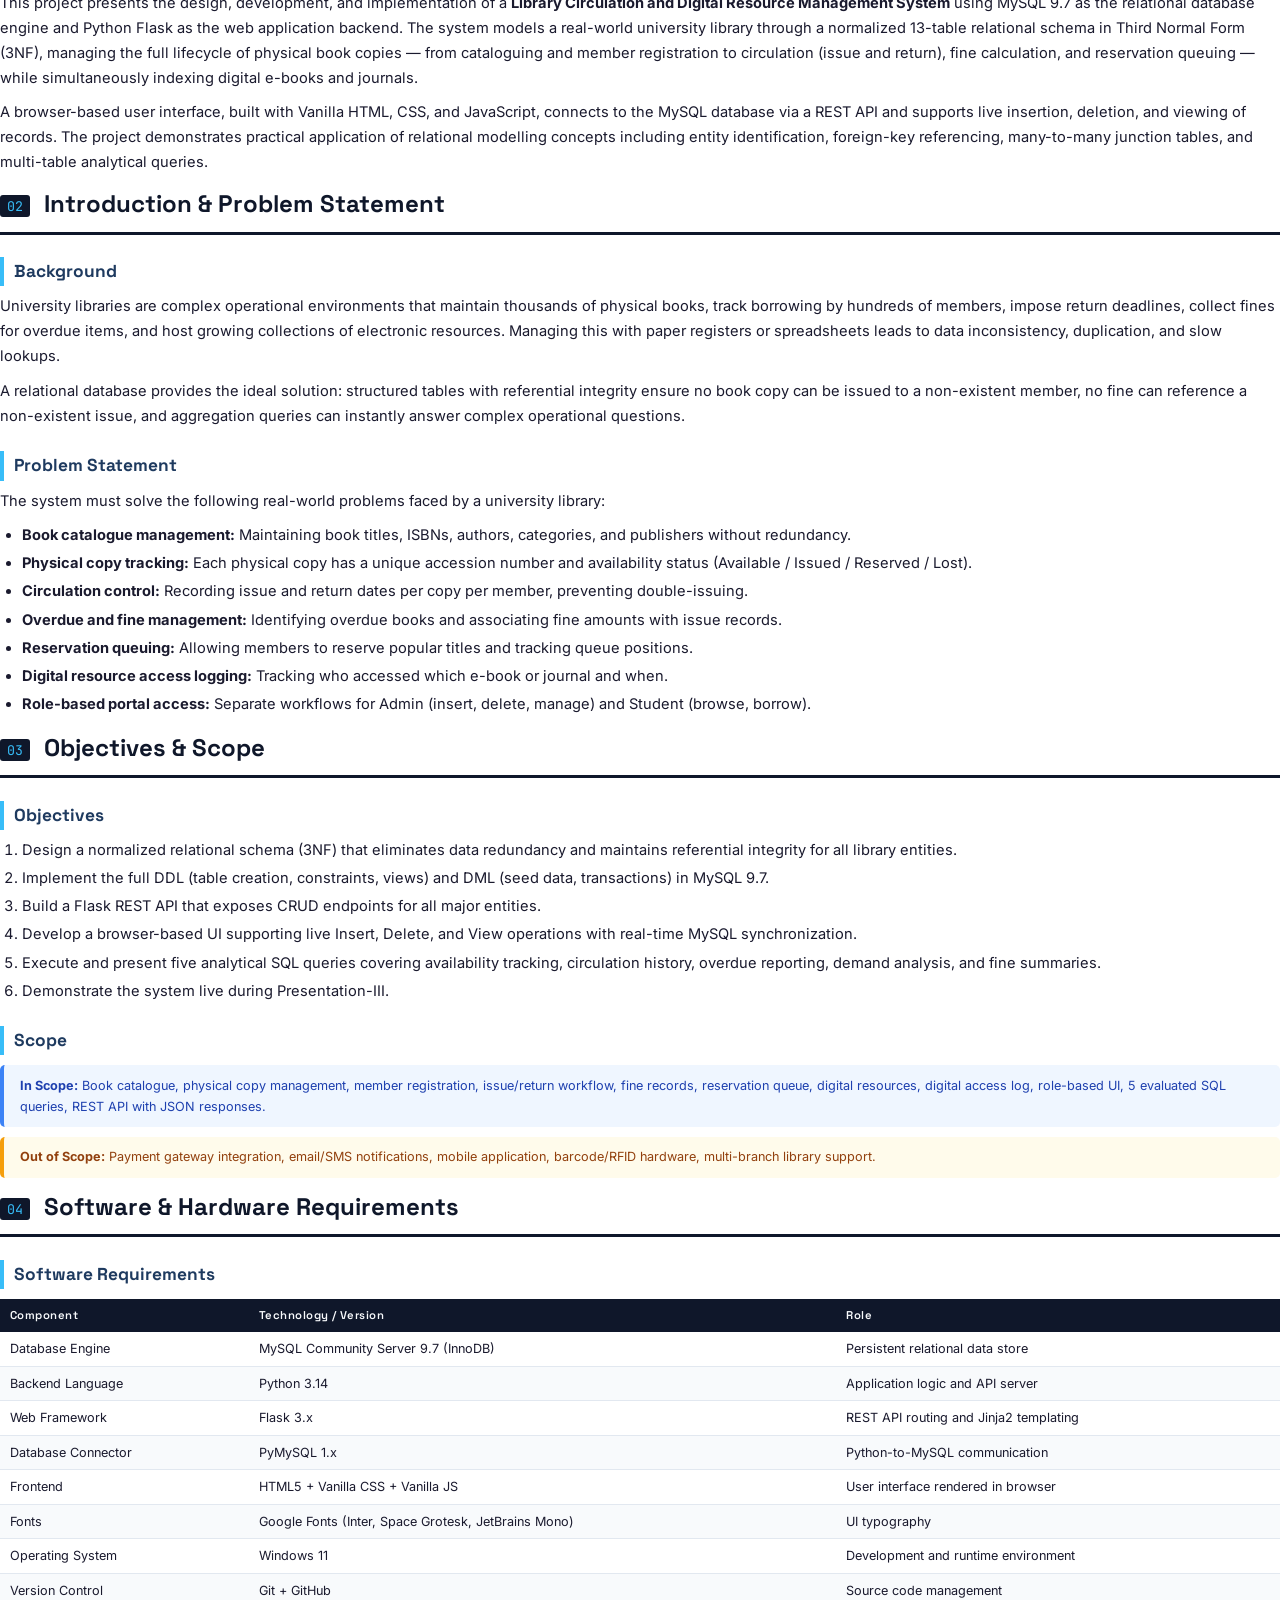
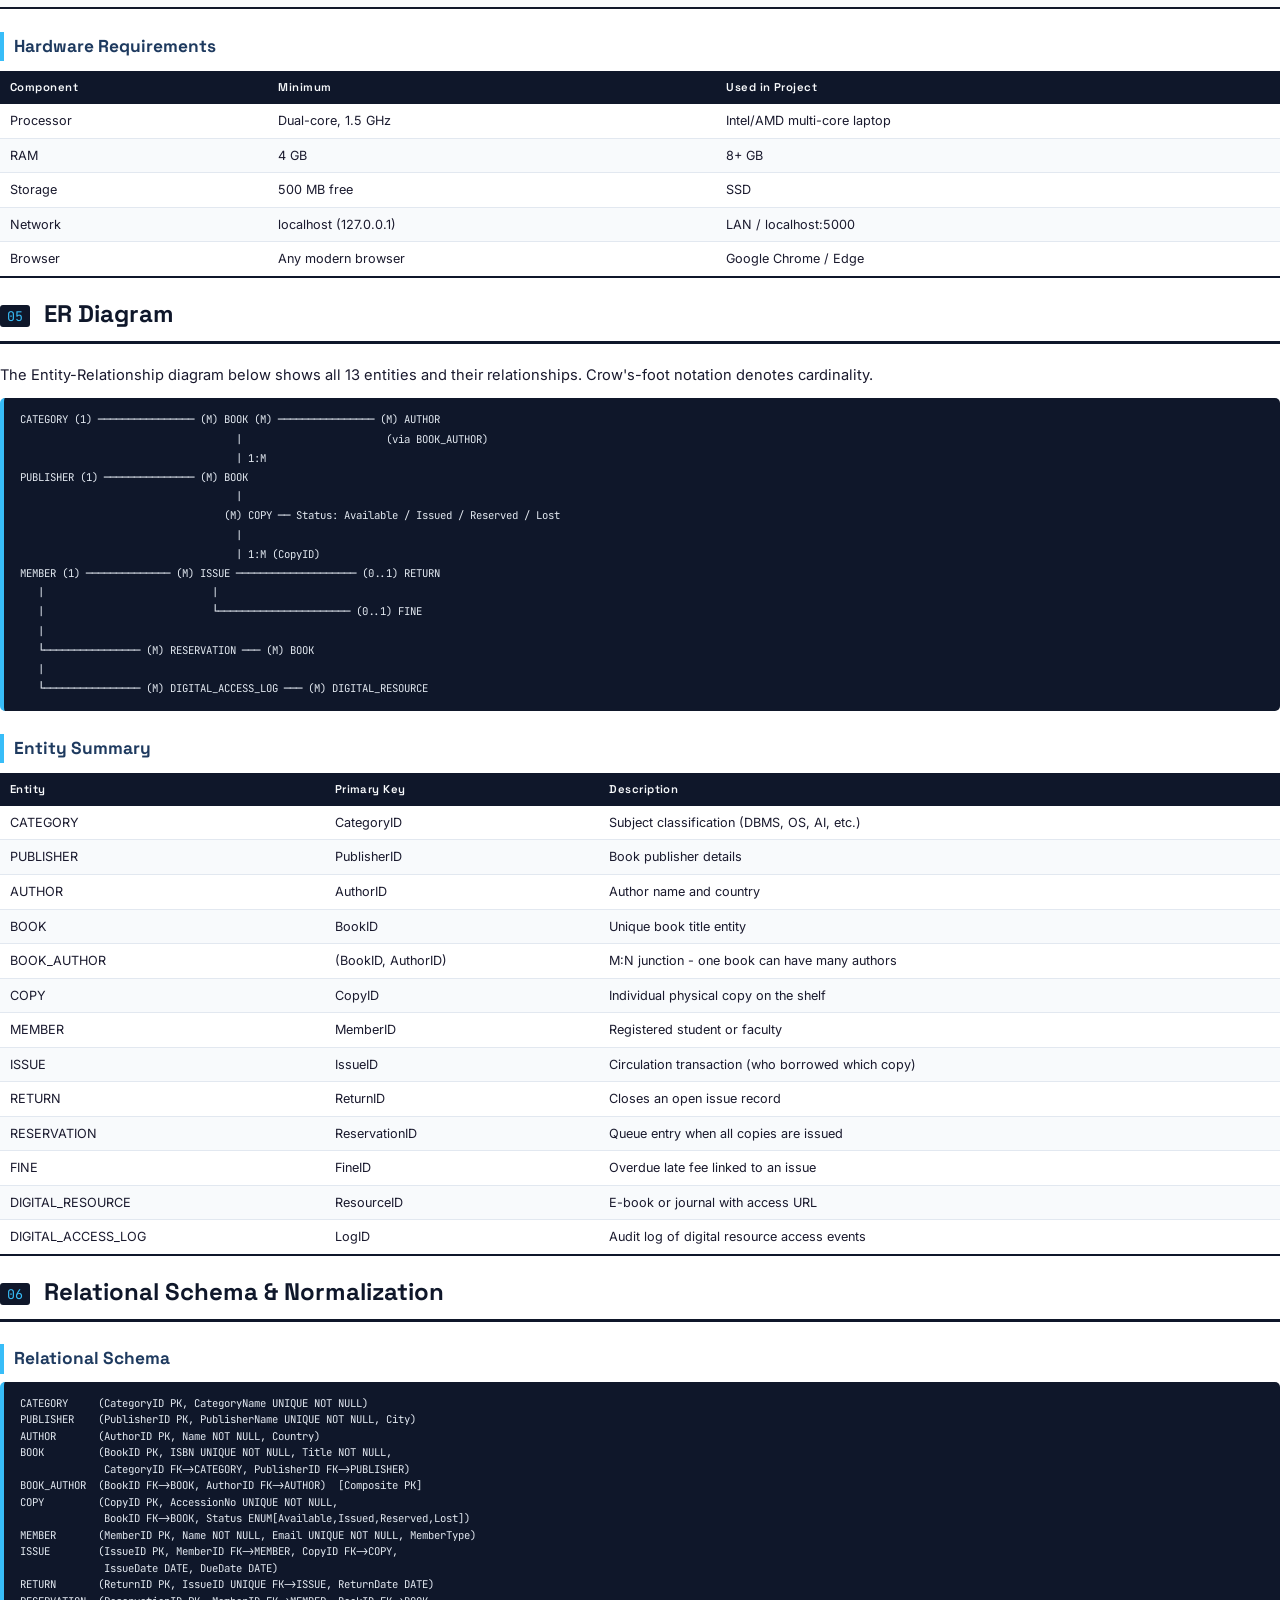
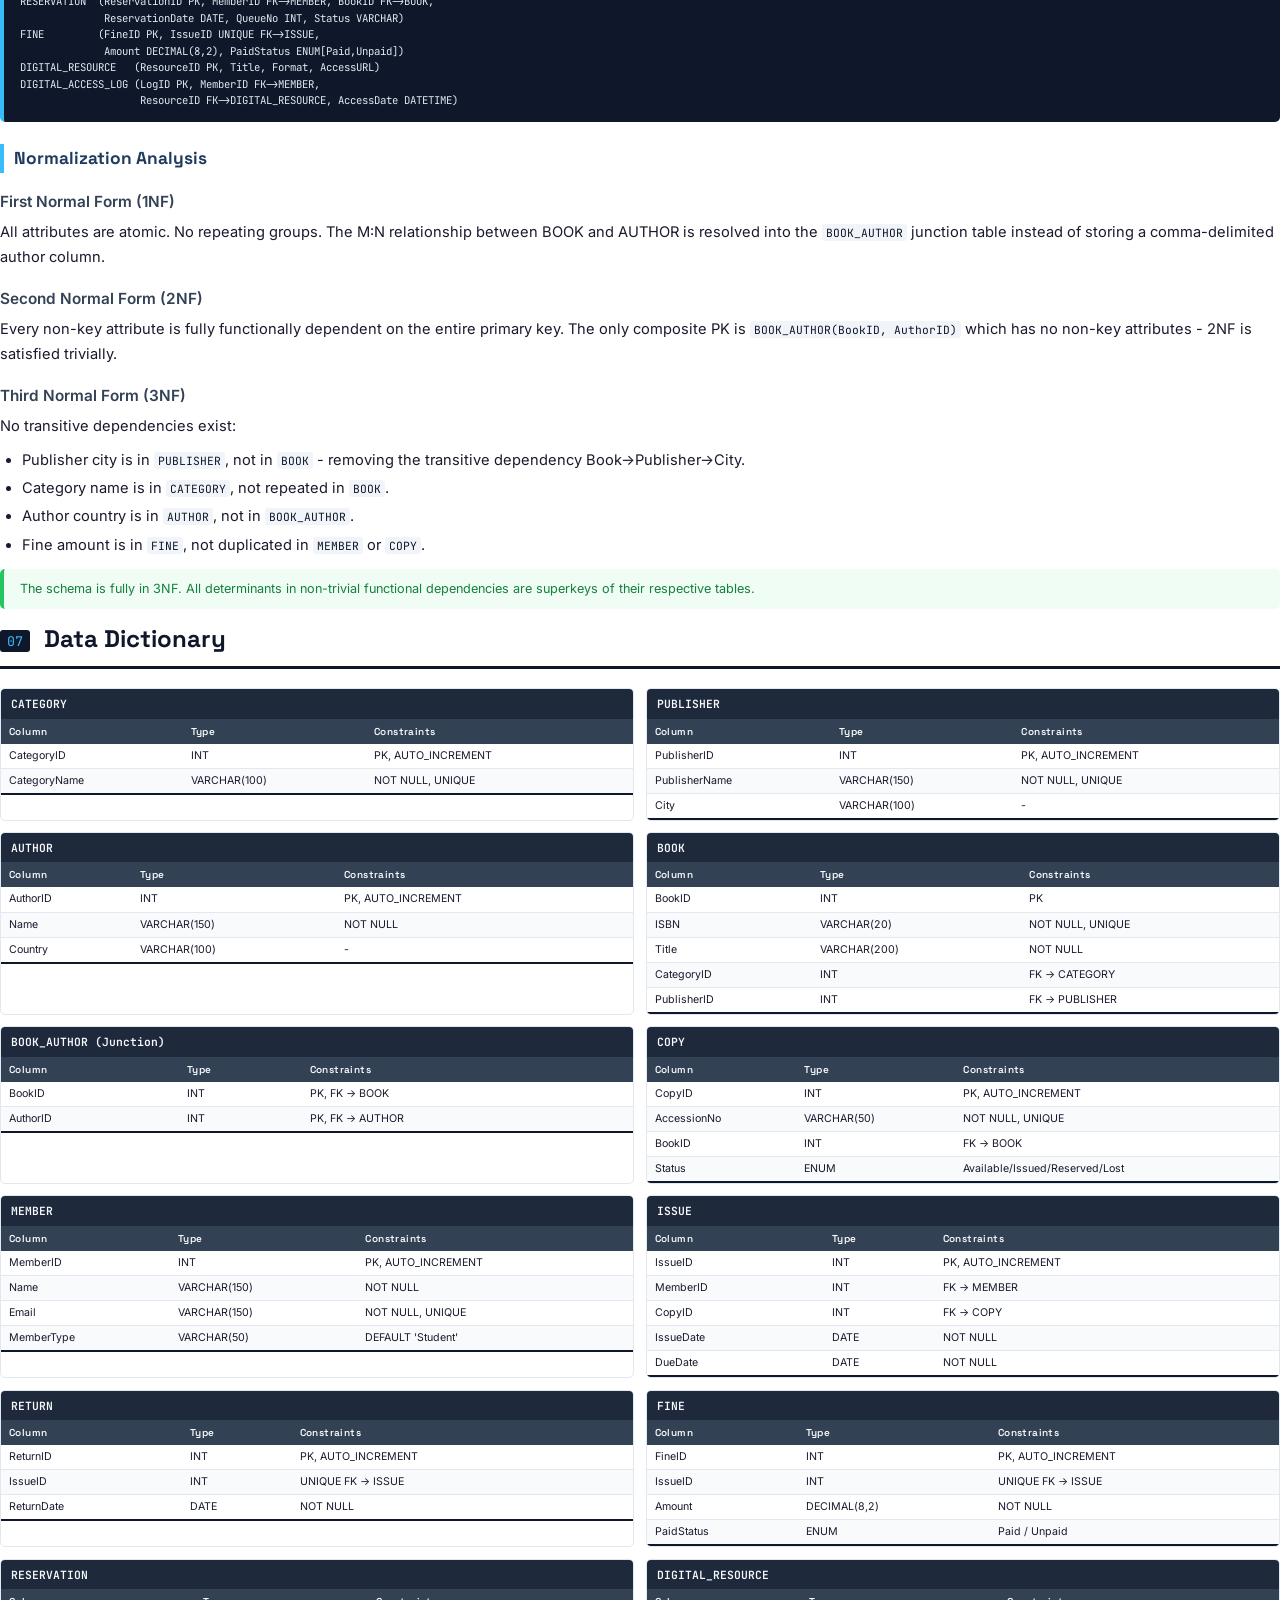
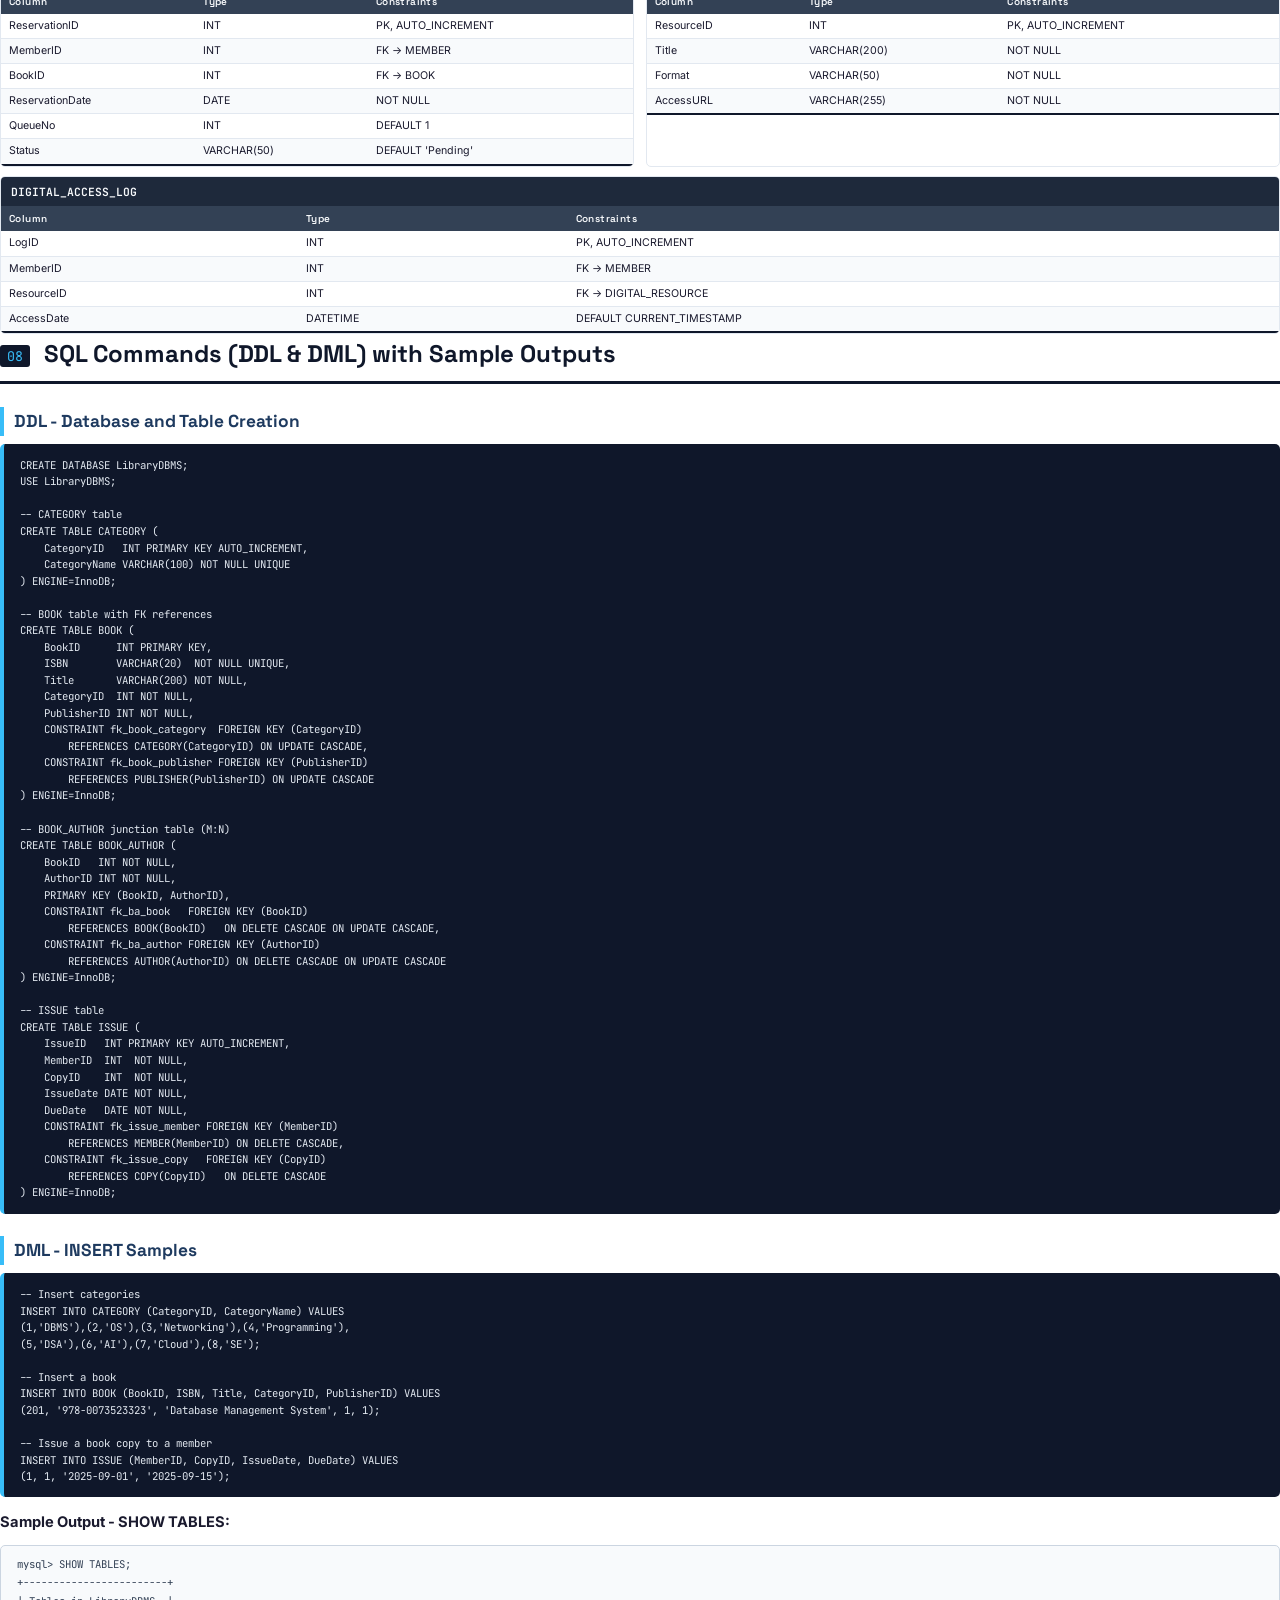
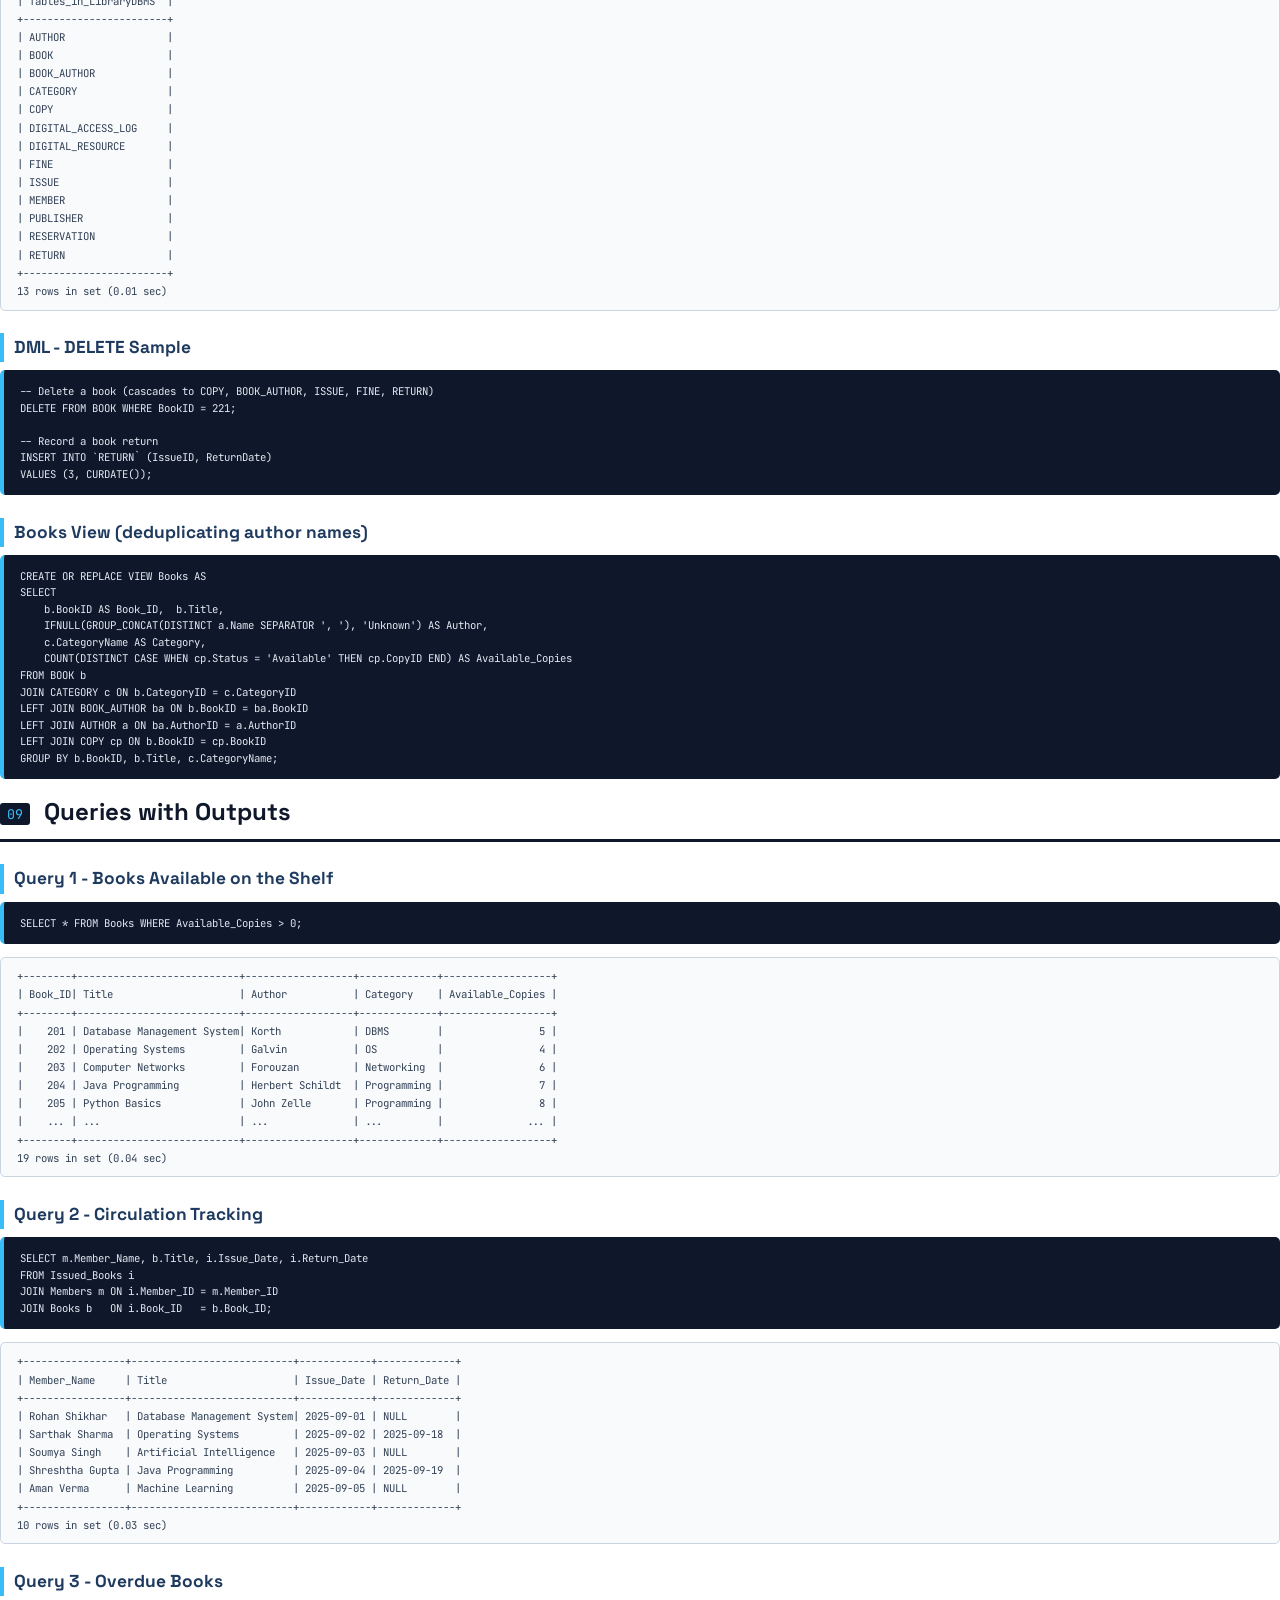
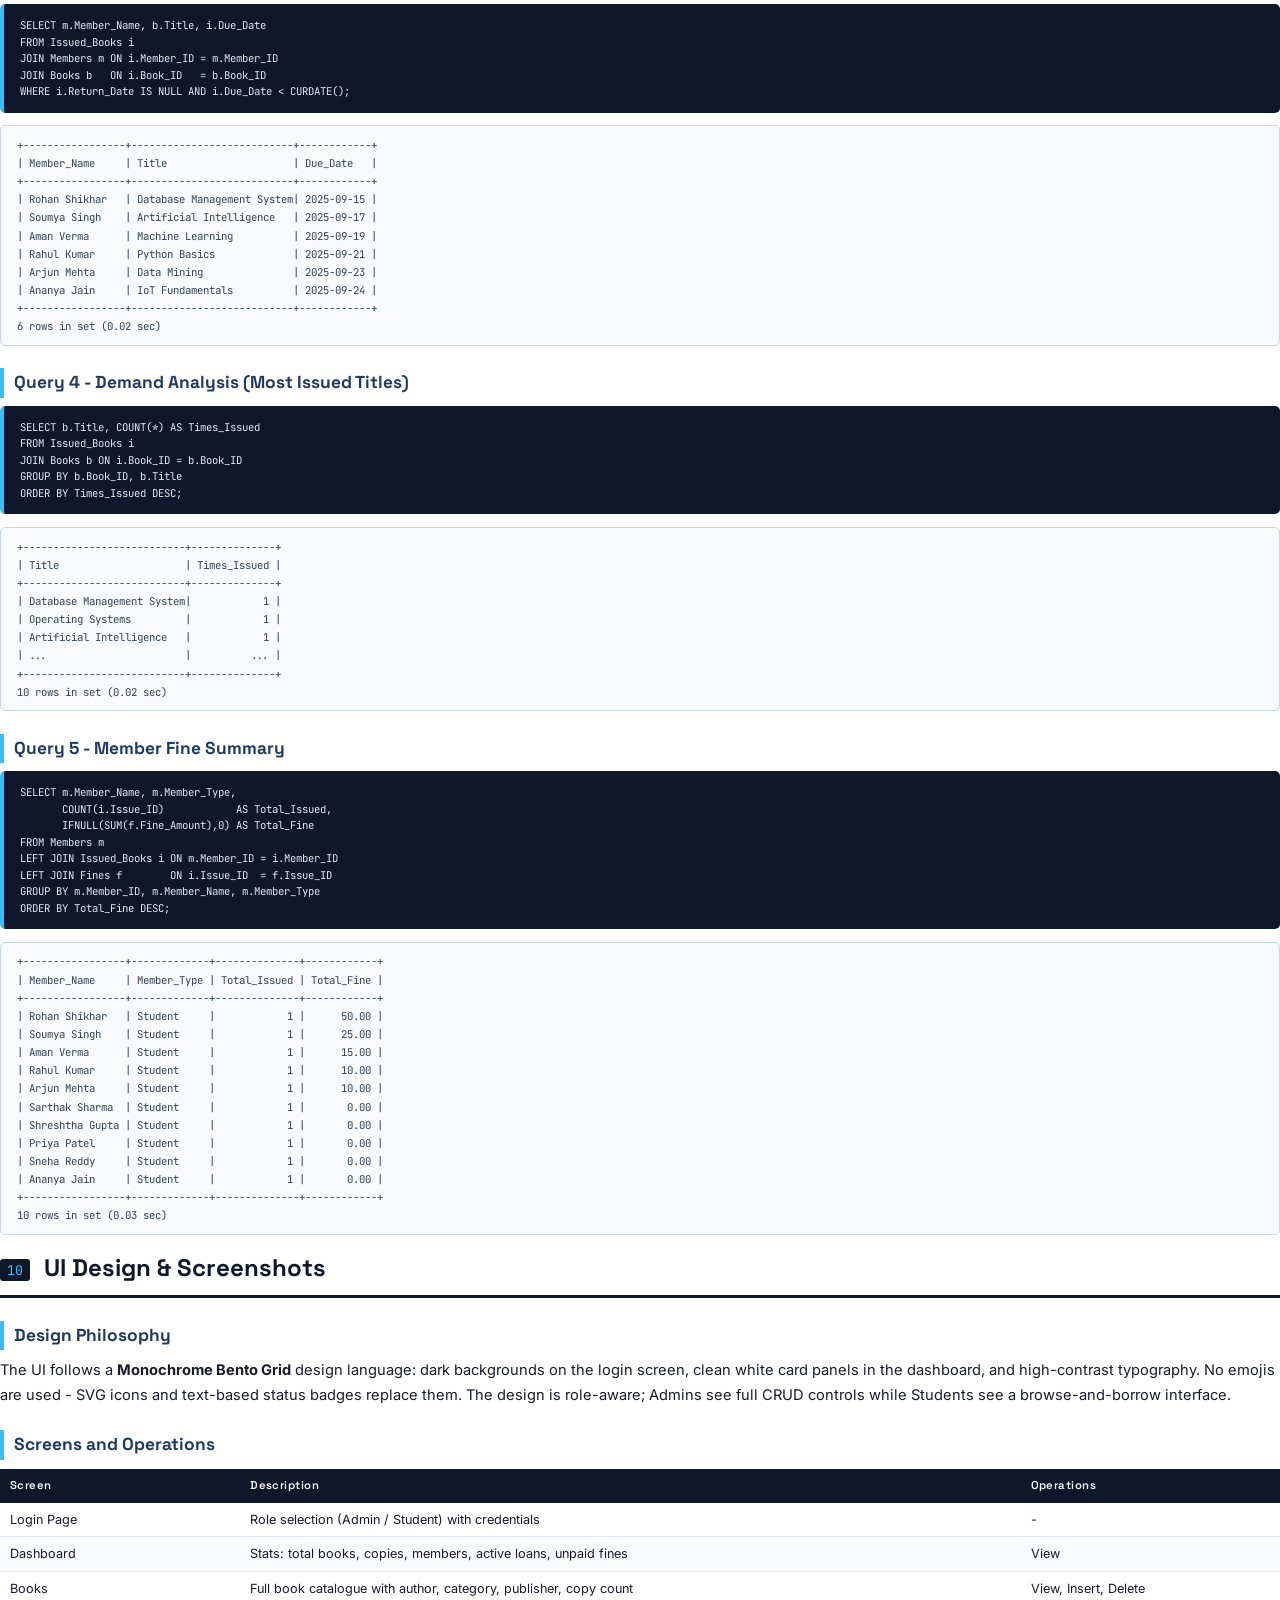
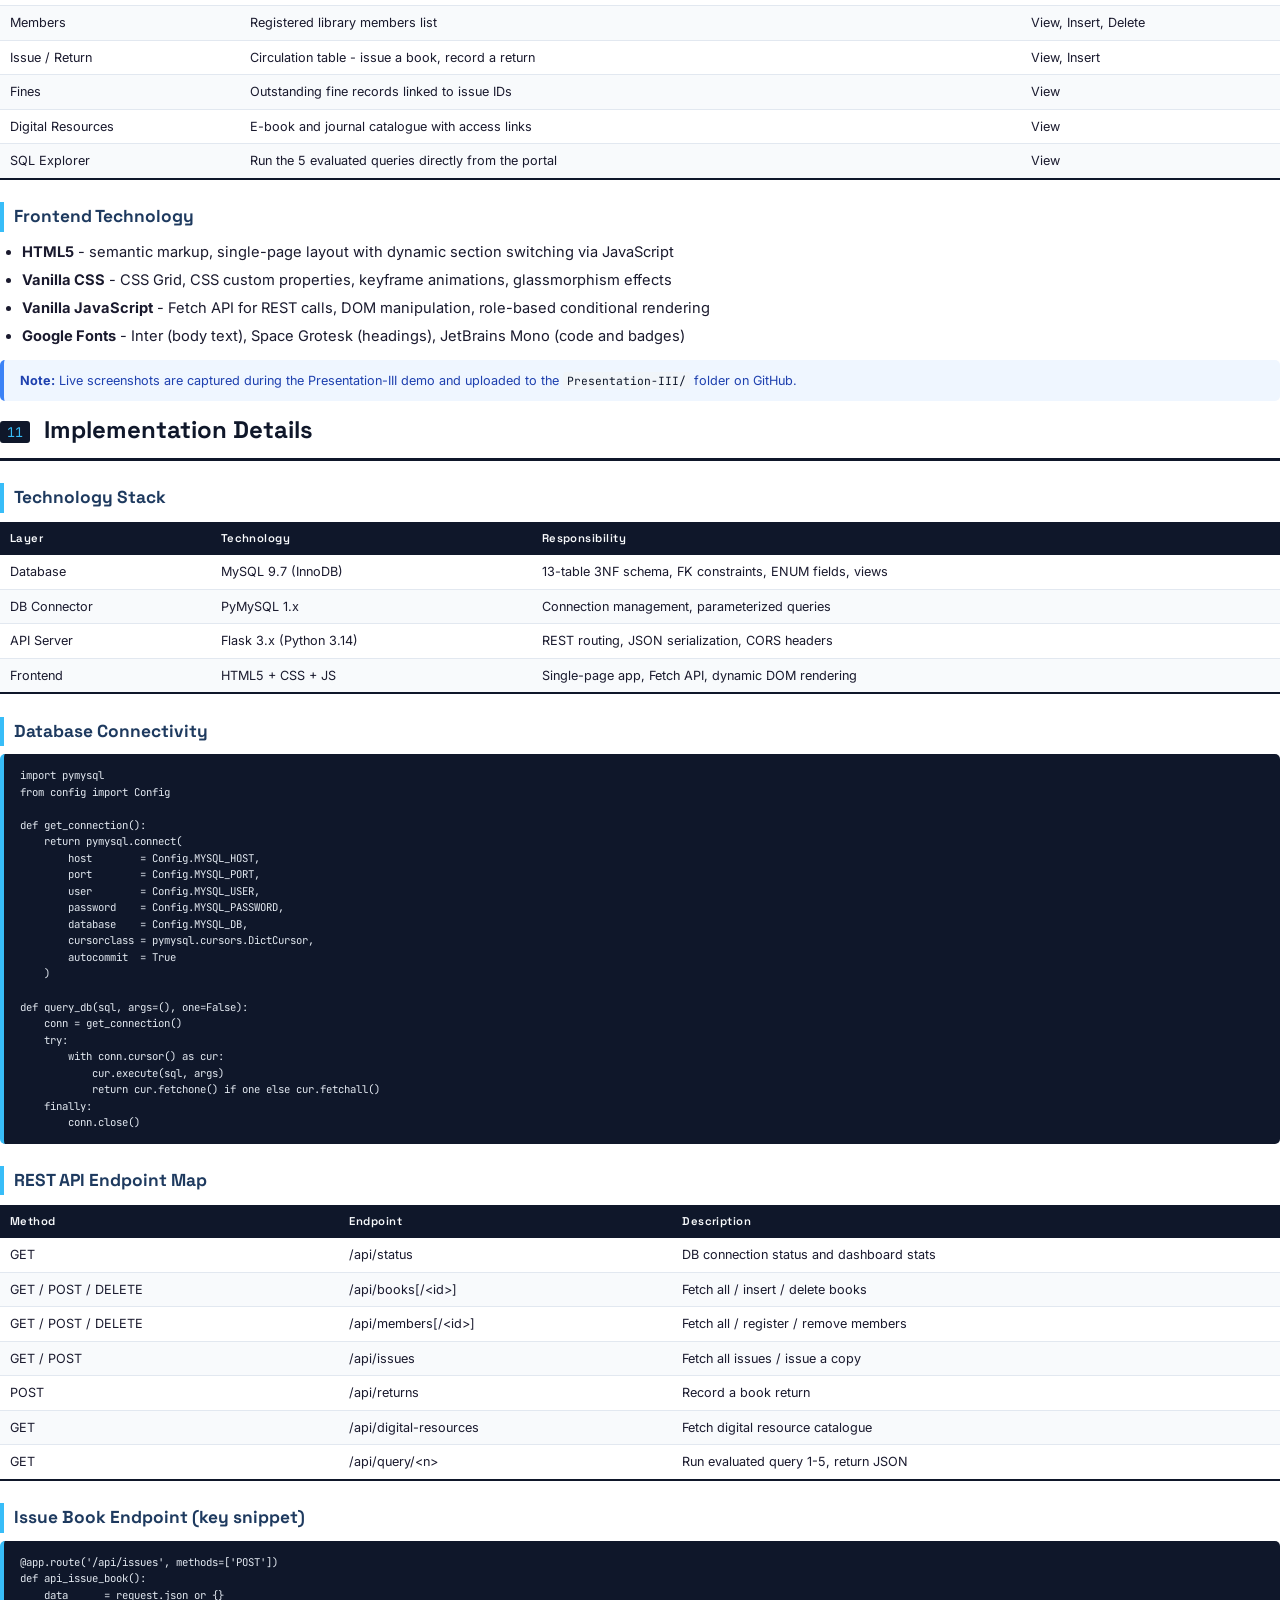
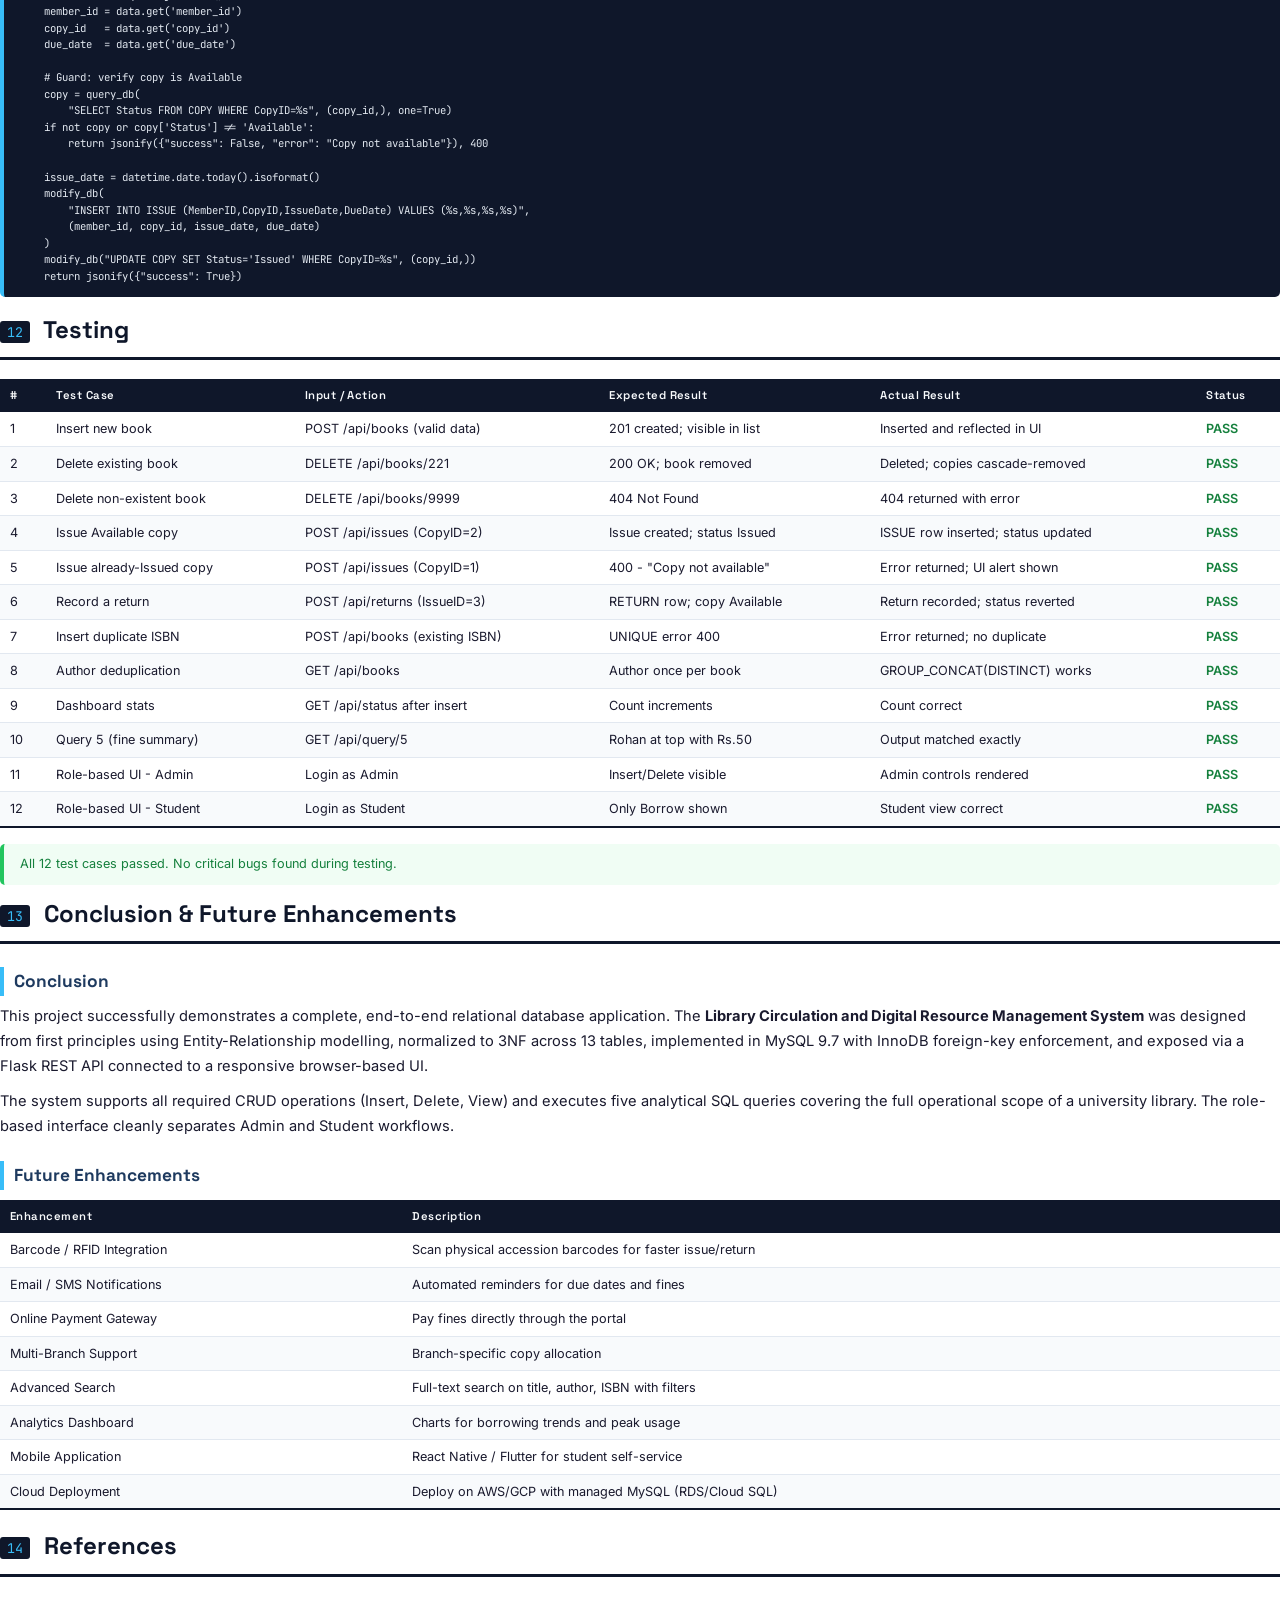
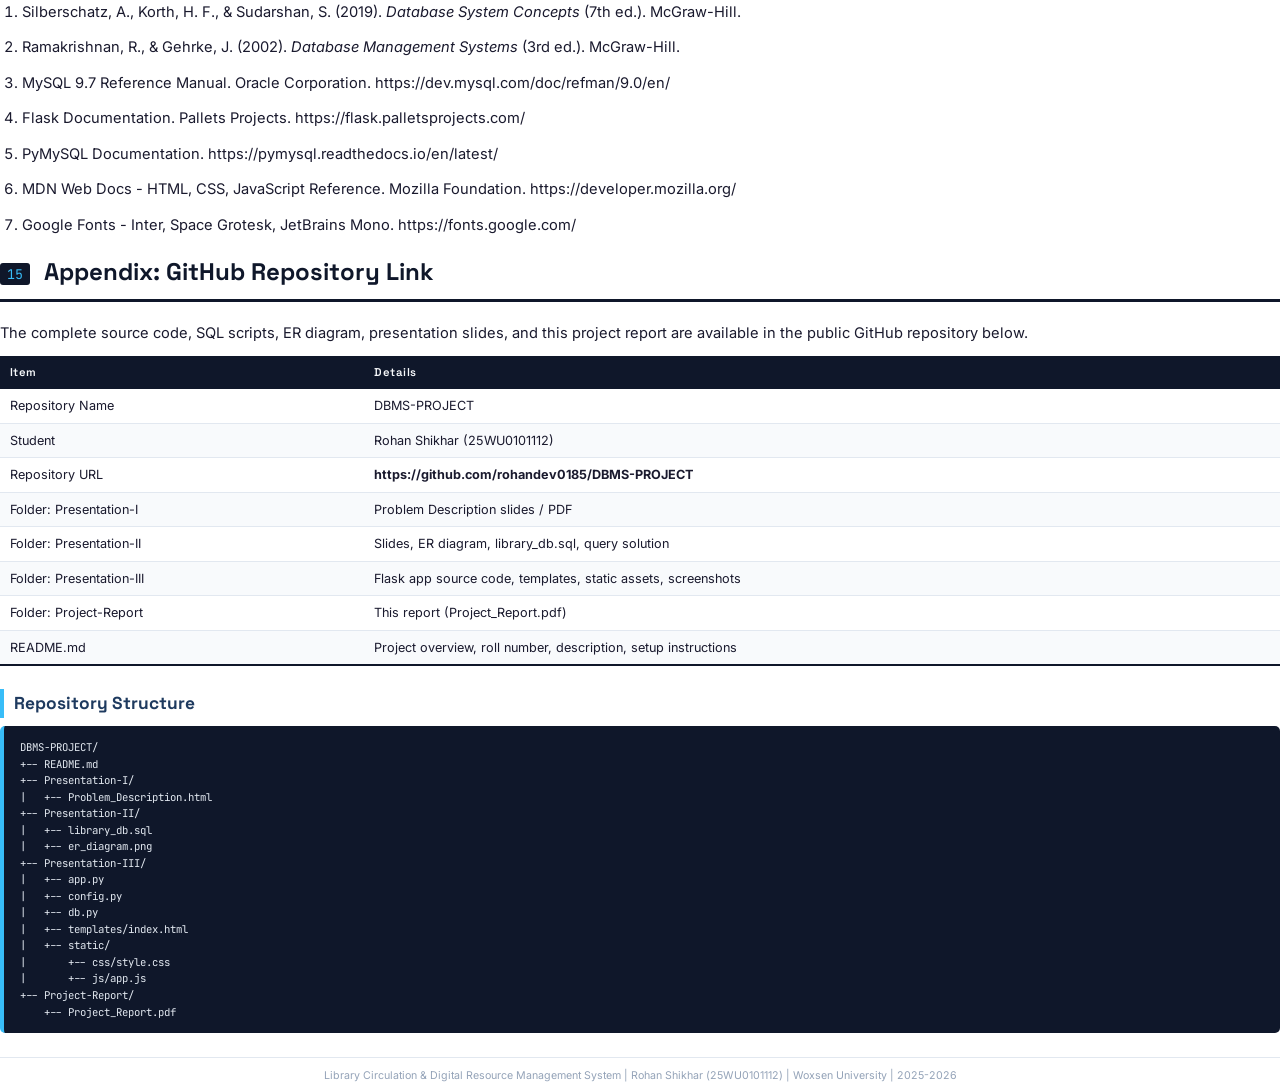
<file: Project-Report/Project_Report.html>
<!DOCTYPE html>
<html lang="en">
<head>
  <meta charset="UTF-8">
  <meta name="viewport" content="width=device-width, initial-scale=1.0">
  <title>Project Report - Library Circulation &amp; Digital Resource Management System</title>
  <style>
    @import url('https://fonts.googleapis.com/css2?family=Inter:wght@300;400;500;600;700&family=JetBrains+Mono:wght@400;600&family=Space+Grotesk:wght@600;700&display=swap');

    @page {
      size: A4;
      margin: 2cm 2.2cm;
    }

    * { box-sizing: border-box; margin: 0; padding: 0; }

    body {
      font-family: 'Inter', sans-serif;
      font-size: 11pt;
      line-height: 1.7;
      color: #1a1a2e;
      background: #fff;
      -webkit-print-color-adjust: exact;
      print-color-adjust: exact;
    }

    /* ══════════════ COVER PAGE (formal academic - STRICT ONE PAGE) ══════════════ */
    .cover {
      page-break-after: always;
      break-after: page;
      page-break-inside: avoid;
      break-inside: avoid;
      display: flex;
      flex-direction: column;
      align-items: center;
      justify-content: space-between;
      height: 25.4cm;
      max-height: 25.4cm;
      box-sizing: border-box;
      padding: 1.2cm 1.6cm;
      text-align: center;
      border: 3px solid #1a1a2e;
      position: relative;
      margin: 0 auto;
      overflow: hidden;
    }
    .cover::after {
      content: '';
      position: absolute;
      inset: 4px;
      border: 1px solid #1a1a2e;
      pointer-events: none;
    }
    .cover-header-group {
      display: flex;
      flex-direction: column;
      align-items: center;
    }
    .cover-university {
      font-family: 'Space Grotesk', sans-serif;
      font-size: 22pt;
      font-weight: 700;
      color: #1a1a2e;
      line-height: 1.2;
      margin-bottom: 2px;
    }
    .cover-school {
      font-family: 'Inter', sans-serif;
      font-size: 13pt;
      font-weight: 600;
      color: #334155;
      margin-bottom: 0.6rem;
    }
    .cover-logo {
      width: 220px;
      height: auto;
      max-height: 105px;
      object-fit: contain;
      margin: 0.4rem auto 0.6rem;
      display: block;
    }
    .cover-middle-group {
      display: flex;
      flex-direction: column;
      align-items: center;
    }
    .cover-label {
      font-size: 9pt;
      letter-spacing: 0.15em;
      text-transform: uppercase;
      color: #64748b;
      margin-bottom: 2px;
    }
    .cover-report-title {
      font-family: 'Space Grotesk', sans-serif;
      font-size: 15pt;
      font-weight: 700;
      color: #1a1a2e;
      text-transform: uppercase;
      letter-spacing: 0.08em;
      margin-bottom: 2px;
    }
    .cover-on {
      font-size: 9pt;
      color: #94a3b8;
      margin-bottom: 0.4rem;
    }
    .cover-project-title {
      font-family: 'Space Grotesk', sans-serif;
      font-size: 16pt;
      font-weight: 700;
      color: #0f172a;
      line-height: 1.3;
      max-width: 520px;
      margin-bottom: 0.6rem;
      text-transform: uppercase;
    }
    .cover-meta-line {
      font-size: 9pt;
      color: #475569;
      line-height: 1.4;
      margin-bottom: 2px;
    }
    .cover-meta-line em {
      font-style: italic;
      color: #64748b;
    }
    .cover-divider {
      width: 160px;
      height: 1px;
      background: #1a1a2e;
      margin: 0.5rem auto;
    }
    .cover-bottom-group {
      display: flex;
      flex-direction: column;
      align-items: center;
    }
    .cover-submitted {
      font-size: 11pt;
      font-weight: 600;
      color: #1a1a2e;
      margin-bottom: 3px;
    }
    .cover-student {
      font-size: 11pt;
      font-weight: 600;
      color: #1a1a2e;
      margin-bottom: 1px;
    }
    .cover-roll {
      font-family: 'JetBrains Mono', monospace;
      font-size: 9.5pt;
      color: #64748b;
      margin-bottom: 0.4rem;
    }
    .cover-degree {
      font-size: 9pt;
      color: #475569;
      line-height: 1.45;
    }
    .cover-year {
      font-size: 10pt;
      font-weight: 600;
      color: #1a1a2e;
      margin-top: 0.5rem;
    }

    /* ══════════════ SECTION PAGES ══════════════ */
    .page-break { page-break-before: always; }

    /* section headings */
    h1.section-title {
      font-family: 'Space Grotesk', sans-serif;
      font-size: 18pt;
      font-weight: 700;
      color: #0f172a;
      padding-bottom: 0.4rem;
      border-bottom: 3px solid #0f172a;
      margin-bottom: 1.2rem;
      margin-top: 0;
    }
    h1.section-title span.num {
      font-family: 'JetBrains Mono', monospace;
      font-size: 10pt;
      font-weight: 400;
      color: #38bdf8;
      background: #0f172a;
      padding: 2px 7px;
      border-radius: 3px;
      margin-right: 8px;
      vertical-align: middle;
    }

    h2 {
      font-family: 'Space Grotesk', sans-serif;
      font-size: 13pt;
      font-weight: 700;
      color: #1e3a5f;
      margin: 1.4rem 0 0.5rem;
      padding-left: 10px;
      border-left: 4px solid #38bdf8;
    }

    h3 {
      font-size: 11.5pt;
      font-weight: 600;
      color: #334155;
      margin: 1rem 0 0.3rem;
    }

    p { margin-bottom: 0.6rem; }
    ul, ol { margin: 0.4rem 0 0.7rem 1.4rem; }
    li { margin-bottom: 0.2rem; }

    /* ══════════════ TABLES ══════════════ */
    table {
      width: 100%;
      border-collapse: collapse;
      margin: 0.6rem 0 1rem;
      font-size: 9.5pt;
    }
    th {
      background: #0f172a;
      color: #f8fafc;
      font-weight: 600;
      padding: 7px 10px;
      text-align: left;
      font-family: 'Space Grotesk', sans-serif;
      font-size: 8.5pt;
      letter-spacing: 0.04em;
    }
    td {
      padding: 6px 10px;
      border-bottom: 1px solid #e2e8f0;
      vertical-align: top;
    }
    tr:nth-child(even) td { background: #f8fafc; }
    tr:last-child td { border-bottom: 2px solid #0f172a; }

    /* ══════════════ CODE ══════════════ */
    pre {
      background: #0f172a;
      color: #e2e8f0;
      font-family: 'JetBrains Mono', monospace;
      font-size: 8pt;
      padding: 0.8rem 1rem;
      border-radius: 5px;
      overflow-x: auto;
      margin: 0.5rem 0 0.8rem;
      line-height: 1.55;
      border-left: 4px solid #38bdf8;
      white-space: pre-wrap;
    }
    code {
      font-family: 'JetBrains Mono', monospace;
      font-size: 8.5pt;
      background: #f1f5f9;
      color: #0f172a;
      padding: 1px 4px;
      border-radius: 3px;
    }

    /* ══════════════ CALLOUTS ══════════════ */
    .callout {
      border-radius: 5px;
      padding: 0.6rem 1rem;
      margin: 0.6rem 0;
      font-size: 9.5pt;
    }
    .callout-info { background: #eff6ff; border-left: 4px solid #3b82f6; color: #1e40af; }
    .callout-success { background: #f0fdf4; border-left: 4px solid #22c55e; color: #15803d; }
    .callout-warn { background: #fffbeb; border-left: 4px solid #f59e0b; color: #92400e; }

    /* ══════════════ SCHEMA GRID ══════════════ */
    .schema-grid {
      display: grid;
      grid-template-columns: 1fr 1fr;
      gap: 0.7rem;
      margin: 0.6rem 0;
    }
    .schema-card {
      border: 1px solid #e2e8f0;
      border-radius: 5px;
      overflow: hidden;
      break-inside: avoid;
    }
    .schema-card-header {
      background: #1e293b;
      color: #f8fafc;
      font-family: 'JetBrains Mono', monospace;
      font-size: 8.5pt;
      font-weight: 600;
      padding: 5px 10px;
    }
    .schema-card table { margin: 0; }
    .schema-card th { background: #334155; font-size: 7.5pt; padding: 4px 8px; }
    .schema-card td { font-size: 8pt; padding: 3px 8px; }

    /* ══════════════ QUERY OUTPUT ══════════════ */
    .query-output {
      background: #f8fafc;
      border: 1px solid #cbd5e1;
      border-radius: 5px;
      padding: 0.6rem 1rem;
      font-family: 'JetBrains Mono', monospace;
      font-size: 8pt;
      margin: 0.3rem 0 0.8rem;
      color: #334155;
      white-space: pre;
      overflow-x: auto;
    }

    /* ══════════════ TEST STATUS ══════════════ */
    .test-pass { color: #15803d; font-weight: 600; }

    /* ══════════════ TOC ══════════════ */
    .toc-entry {
      display: flex;
      justify-content: space-between;
      align-items: baseline;
      padding: 4px 0;
      border-bottom: 1px dotted #cbd5e1;
      font-size: 10.5pt;
    }
    .toc-dots { flex: 1; border-bottom: 1px dotted #cbd5e1; margin: 0 8px 3px; }
    .toc-num {
      font-family: 'JetBrains Mono', monospace;
      font-size: 9pt;
      color: #38bdf8;
      margin-right: 8px;
    }

    /* ══════════════ FOOTER ══════════════ */
    .report-footer {
      font-size: 8pt;
      color: #94a3b8;
      text-align: center;
      margin-top: 1.5rem;
      padding-top: 0.6rem;
      border-top: 1px solid #e2e8f0;
    }

    /* keep related content together */
    h2, h3 { page-break-after: avoid; }
    table, pre, .callout, .schema-card { page-break-inside: avoid; }

    @media print {
      .cover {
        height: 25.4cm !important;
        max-height: 25.4cm !important;
        page-break-after: always !important;
        break-after: page !important;
        page-break-inside: avoid !important;
        break-inside: avoid !important;
        overflow: hidden !important;
      }
    }
  </style>
</head>
<body>

<!-- ═══════════════════════════════════════════════════════════════
     COVER PAGE — Formal Academic (Woxsen Style)
═══════════════════════════════════════════════════════════════ -->
<div class="cover">
  <div class="cover-university">Woxsen University</div>
  <div class="cover-school">School of Technology</div>

  <img src="[data-uri]" alt="Woxsen University Logo" class="cover-logo" />

  <div class="cover-label">A</div>
  <div class="cover-report-title">Project Report</div>
  <div class="cover-on">on</div>

  <div class="cover-project-title">
    Library Circulation &amp; Digital Resource<br>Management System
  </div>

  <div class="cover-meta-line"><em>Submitted in partial fulfillment of the requirements for the degree of</em></div>
  <div class="cover-meta-line" style="font-weight:600; color:#1a1a2e; margin-bottom:1.5rem;">B.Tech in Artificial Intelligence &amp; Machine Learning</div>

  <div class="cover-divider"></div>

  <div class="cover-submitted">Submitted by:</div>
  <div class="cover-student">Rohan Shikhar</div>
  <div class="cover-roll">25WU0101112</div>

  <div class="cover-degree">
    Department of Computer Science &amp; Engineering<br>
    Section: AIML Whales<br>
    Course: Database Management Systems
  </div>

  <div class="cover-year">Academic Year 2025 - 2026</div>
</div>


<!-- ═══════════════════════════════════════════════════════════════
     TABLE OF CONTENTS
═══════════════════════════════════════════════════════════════ -->
<div class="page-break">
  <h1 class="section-title">Table of Contents</h1>
  <div style="max-width:600px; margin-top:0.8rem;">
    <div class="toc-entry"><span><span class="toc-num">01</span> Abstract</span><div class="toc-dots"></div></div>
    <div class="toc-entry"><span><span class="toc-num">02</span> Introduction &amp; Problem Statement</span><div class="toc-dots"></div></div>
    <div class="toc-entry"><span><span class="toc-num">03</span> Objectives &amp; Scope</span><div class="toc-dots"></div></div>
    <div class="toc-entry"><span><span class="toc-num">04</span> Software &amp; Hardware Requirements</span><div class="toc-dots"></div></div>
    <div class="toc-entry"><span><span class="toc-num">05</span> ER Diagram</span><div class="toc-dots"></div></div>
    <div class="toc-entry"><span><span class="toc-num">06</span> Relational Schema &amp; Normalization</span><div class="toc-dots"></div></div>
    <div class="toc-entry"><span><span class="toc-num">07</span> Data Dictionary</span><div class="toc-dots"></div></div>
    <div class="toc-entry"><span><span class="toc-num">08</span> SQL Commands (DDL &amp; DML) with Sample Outputs</span><div class="toc-dots"></div></div>
    <div class="toc-entry"><span><span class="toc-num">09</span> Queries with Outputs</span><div class="toc-dots"></div></div>
    <div class="toc-entry"><span><span class="toc-num">10</span> UI Design &amp; Screenshots</span><div class="toc-dots"></div></div>
    <div class="toc-entry"><span><span class="toc-num">11</span> Implementation Details</span><div class="toc-dots"></div></div>
    <div class="toc-entry"><span><span class="toc-num">12</span> Testing</span><div class="toc-dots"></div></div>
    <div class="toc-entry"><span><span class="toc-num">13</span> Conclusion &amp; Future Enhancements</span><div class="toc-dots"></div></div>
    <div class="toc-entry"><span><span class="toc-num">14</span> References</span><div class="toc-dots"></div></div>
    <div class="toc-entry"><span><span class="toc-num">15</span> Appendix: GitHub Repository Link</span><div class="toc-dots"></div></div>
  </div>
</div>


<!-- ═══════════════════════════════════════════════════════════════
     01 — ABSTRACT
═══════════════════════════════════════════════════════════════ -->
<div class="page-break">
  <h1 class="section-title"><span class="num">01</span> Abstract</h1>
  <p>
    This project presents the design, development, and implementation of a <strong>Library Circulation and Digital Resource Management System</strong> using MySQL 9.7 as the relational database engine and Python Flask as the web application backend. The system models a real-world university library through a normalized 13-table relational schema in Third Normal Form (3NF), managing the full lifecycle of physical book copies — from cataloguing and member registration to circulation (issue and return), fine calculation, and reservation queuing — while simultaneously indexing digital e-books and journals.
  </p>
  <p>
    A browser-based user interface, built with Vanilla HTML, CSS, and JavaScript, connects to the MySQL database via a REST API and supports live insertion, deletion, and viewing of records. The project demonstrates practical application of relational modelling concepts including entity identification, foreign-key referencing, many-to-many junction tables, and multi-table analytical queries.
  </p>
</div>


<!-- ═══════════════════════════════════════════════════════════════
     02 — INTRODUCTION & PROBLEM STATEMENT
═══════════════════════════════════════════════════════════════ -->
<div class="page-break">
  <h1 class="section-title"><span class="num">02</span> Introduction &amp; Problem Statement</h1>

  <h2>Background</h2>
  <p>
    University libraries are complex operational environments that maintain thousands of physical books, track borrowing by hundreds of members, impose return deadlines, collect fines for overdue items, and host growing collections of electronic resources. Managing this with paper registers or spreadsheets leads to data inconsistency, duplication, and slow lookups.
  </p>
  <p>
    A relational database provides the ideal solution: structured tables with referential integrity ensure no book copy can be issued to a non-existent member, no fine can reference a non-existent issue, and aggregation queries can instantly answer complex operational questions.
  </p>

  <h2>Problem Statement</h2>
  <p>The system must solve the following real-world problems faced by a university library:</p>
  <ul>
    <li><strong>Book catalogue management:</strong> Maintaining book titles, ISBNs, authors, categories, and publishers without redundancy.</li>
    <li><strong>Physical copy tracking:</strong> Each physical copy has a unique accession number and availability status (Available / Issued / Reserved / Lost).</li>
    <li><strong>Circulation control:</strong> Recording issue and return dates per copy per member, preventing double-issuing.</li>
    <li><strong>Overdue and fine management:</strong> Identifying overdue books and associating fine amounts with issue records.</li>
    <li><strong>Reservation queuing:</strong> Allowing members to reserve popular titles and tracking queue positions.</li>
    <li><strong>Digital resource access logging:</strong> Tracking who accessed which e-book or journal and when.</li>
    <li><strong>Role-based portal access:</strong> Separate workflows for Admin (insert, delete, manage) and Student (browse, borrow).</li>
  </ul>
</div>


<!-- ═══════════════════════════════════════════════════════════════
     03 — OBJECTIVES & SCOPE
═══════════════════════════════════════════════════════════════ -->
<div class="page-break">
  <h1 class="section-title"><span class="num">03</span> Objectives &amp; Scope</h1>

  <h2>Objectives</h2>
  <ol>
    <li>Design a normalized relational schema (3NF) that eliminates data redundancy and maintains referential integrity for all library entities.</li>
    <li>Implement the full DDL (table creation, constraints, views) and DML (seed data, transactions) in MySQL 9.7.</li>
    <li>Build a Flask REST API that exposes CRUD endpoints for all major entities.</li>
    <li>Develop a browser-based UI supporting live Insert, Delete, and View operations with real-time MySQL synchronization.</li>
    <li>Execute and present five analytical SQL queries covering availability tracking, circulation history, overdue reporting, demand analysis, and fine summaries.</li>
    <li>Demonstrate the system live during Presentation-III.</li>
  </ol>

  <h2>Scope</h2>
  <div class="callout callout-info">
    <strong>In Scope:</strong> Book catalogue, physical copy management, member registration, issue/return workflow, fine records, reservation queue, digital resources, digital access log, role-based UI, 5 evaluated SQL queries, REST API with JSON responses.
  </div>
  <div class="callout callout-warn">
    <strong>Out of Scope:</strong> Payment gateway integration, email/SMS notifications, mobile application, barcode/RFID hardware, multi-branch library support.
  </div>
</div>


<!-- ═══════════════════════════════════════════════════════════════
     04 — SOFTWARE & HARDWARE REQUIREMENTS
═══════════════════════════════════════════════════════════════ -->
<div class="page-break">
  <h1 class="section-title"><span class="num">04</span> Software &amp; Hardware Requirements</h1>

  <h2>Software Requirements</h2>
  <table>
    <thead><tr><th>Component</th><th>Technology / Version</th><th>Role</th></tr></thead>
    <tbody>
      <tr><td>Database Engine</td><td>MySQL Community Server 9.7 (InnoDB)</td><td>Persistent relational data store</td></tr>
      <tr><td>Backend Language</td><td>Python 3.14</td><td>Application logic and API server</td></tr>
      <tr><td>Web Framework</td><td>Flask 3.x</td><td>REST API routing and Jinja2 templating</td></tr>
      <tr><td>Database Connector</td><td>PyMySQL 1.x</td><td>Python-to-MySQL communication</td></tr>
      <tr><td>Frontend</td><td>HTML5 + Vanilla CSS + Vanilla JS</td><td>User interface rendered in browser</td></tr>
      <tr><td>Fonts</td><td>Google Fonts (Inter, Space Grotesk, JetBrains Mono)</td><td>UI typography</td></tr>
      <tr><td>Operating System</td><td>Windows 11</td><td>Development and runtime environment</td></tr>
      <tr><td>Version Control</td><td>Git + GitHub</td><td>Source code management</td></tr>
    </tbody>
  </table>

  <h2>Hardware Requirements</h2>
  <table>
    <thead><tr><th>Component</th><th>Minimum</th><th>Used in Project</th></tr></thead>
    <tbody>
      <tr><td>Processor</td><td>Dual-core, 1.5 GHz</td><td>Intel/AMD multi-core laptop</td></tr>
      <tr><td>RAM</td><td>4 GB</td><td>8+ GB</td></tr>
      <tr><td>Storage</td><td>500 MB free</td><td>SSD</td></tr>
      <tr><td>Network</td><td>localhost (127.0.0.1)</td><td>LAN / localhost:5000</td></tr>
      <tr><td>Browser</td><td>Any modern browser</td><td>Google Chrome / Edge</td></tr>
    </tbody>
  </table>
</div>


<!-- ═══════════════════════════════════════════════════════════════
     05 — ER DIAGRAM
═══════════════════════════════════════════════════════════════ -->
<div class="page-break">
  <h1 class="section-title"><span class="num">05</span> ER Diagram</h1>
  <p>The Entity-Relationship diagram below shows all 13 entities and their relationships. Crow's-foot notation denotes cardinality.</p>

  <pre style="font-size:8pt; line-height:1.8;">
CATEGORY (1) ──────────────── (M) BOOK (M) ──────────────── (M) AUTHOR
                                    |                        (via BOOK_AUTHOR)
                                    | 1:M
PUBLISHER (1) ─────────────── (M) BOOK
                                    |
                                  (M) COPY ── Status: Available / Issued / Reserved / Lost
                                    |
                                    | 1:M (CopyID)
MEMBER (1) ────────────── (M) ISSUE ──────────────────── (0..1) RETURN
   |                            |
   |                            └────────────────────── (0..1) FINE
   |
   └──────────────── (M) RESERVATION ─── (M) BOOK
   |
   └──────────────── (M) DIGITAL_ACCESS_LOG ─── (M) DIGITAL_RESOURCE</pre>

  <h2>Entity Summary</h2>
  <table>
    <thead><tr><th>Entity</th><th>Primary Key</th><th>Description</th></tr></thead>
    <tbody>
      <tr><td>CATEGORY</td><td>CategoryID</td><td>Subject classification (DBMS, OS, AI, etc.)</td></tr>
      <tr><td>PUBLISHER</td><td>PublisherID</td><td>Book publisher details</td></tr>
      <tr><td>AUTHOR</td><td>AuthorID</td><td>Author name and country</td></tr>
      <tr><td>BOOK</td><td>BookID</td><td>Unique book title entity</td></tr>
      <tr><td>BOOK_AUTHOR</td><td>(BookID, AuthorID)</td><td>M:N junction - one book can have many authors</td></tr>
      <tr><td>COPY</td><td>CopyID</td><td>Individual physical copy on the shelf</td></tr>
      <tr><td>MEMBER</td><td>MemberID</td><td>Registered student or faculty</td></tr>
      <tr><td>ISSUE</td><td>IssueID</td><td>Circulation transaction (who borrowed which copy)</td></tr>
      <tr><td>RETURN</td><td>ReturnID</td><td>Closes an open issue record</td></tr>
      <tr><td>RESERVATION</td><td>ReservationID</td><td>Queue entry when all copies are issued</td></tr>
      <tr><td>FINE</td><td>FineID</td><td>Overdue late fee linked to an issue</td></tr>
      <tr><td>DIGITAL_RESOURCE</td><td>ResourceID</td><td>E-book or journal with access URL</td></tr>
      <tr><td>DIGITAL_ACCESS_LOG</td><td>LogID</td><td>Audit log of digital resource access events</td></tr>
    </tbody>
  </table>
</div>


<!-- ═══════════════════════════════════════════════════════════════
     06 — RELATIONAL SCHEMA & NORMALIZATION
═══════════════════════════════════════════════════════════════ -->
<div class="page-break">
  <h1 class="section-title"><span class="num">06</span> Relational Schema &amp; Normalization</h1>

  <h2>Relational Schema</h2>
  <pre>CATEGORY     (CategoryID PK, CategoryName UNIQUE NOT NULL)
PUBLISHER    (PublisherID PK, PublisherName UNIQUE NOT NULL, City)
AUTHOR       (AuthorID PK, Name NOT NULL, Country)
BOOK         (BookID PK, ISBN UNIQUE NOT NULL, Title NOT NULL,
              CategoryID FK->CATEGORY, PublisherID FK->PUBLISHER)
BOOK_AUTHOR  (BookID FK->BOOK, AuthorID FK->AUTHOR)  [Composite PK]
COPY         (CopyID PK, AccessionNo UNIQUE NOT NULL,
              BookID FK->BOOK, Status ENUM[Available,Issued,Reserved,Lost])
MEMBER       (MemberID PK, Name NOT NULL, Email UNIQUE NOT NULL, MemberType)
ISSUE        (IssueID PK, MemberID FK->MEMBER, CopyID FK->COPY,
              IssueDate DATE, DueDate DATE)
RETURN       (ReturnID PK, IssueID UNIQUE FK->ISSUE, ReturnDate DATE)
RESERVATION  (ReservationID PK, MemberID FK->MEMBER, BookID FK->BOOK,
              ReservationDate DATE, QueueNo INT, Status VARCHAR)
FINE         (FineID PK, IssueID UNIQUE FK->ISSUE,
              Amount DECIMAL(8,2), PaidStatus ENUM[Paid,Unpaid])
DIGITAL_RESOURCE   (ResourceID PK, Title, Format, AccessURL)
DIGITAL_ACCESS_LOG (LogID PK, MemberID FK->MEMBER,
                    ResourceID FK->DIGITAL_RESOURCE, AccessDate DATETIME)</pre>

  <h2>Normalization Analysis</h2>

  <h3>First Normal Form (1NF)</h3>
  <p>All attributes are atomic. No repeating groups. The M:N relationship between BOOK and AUTHOR is resolved into the <code>BOOK_AUTHOR</code> junction table instead of storing a comma-delimited author column.</p>

  <h3>Second Normal Form (2NF)</h3>
  <p>Every non-key attribute is fully functionally dependent on the entire primary key. The only composite PK is <code>BOOK_AUTHOR(BookID, AuthorID)</code> which has no non-key attributes - 2NF is satisfied trivially.</p>

  <h3>Third Normal Form (3NF)</h3>
  <p>No transitive dependencies exist:</p>
  <ul>
    <li>Publisher city is in <code>PUBLISHER</code>, not in <code>BOOK</code> - removing the transitive dependency Book->Publisher->City.</li>
    <li>Category name is in <code>CATEGORY</code>, not repeated in <code>BOOK</code>.</li>
    <li>Author country is in <code>AUTHOR</code>, not in <code>BOOK_AUTHOR</code>.</li>
    <li>Fine amount is in <code>FINE</code>, not duplicated in <code>MEMBER</code> or <code>COPY</code>.</li>
  </ul>
  <div class="callout callout-success">The schema is fully in 3NF. All determinants in non-trivial functional dependencies are superkeys of their respective tables.</div>
</div>


<!-- ═══════════════════════════════════════════════════════════════
     07 — DATA DICTIONARY
═══════════════════════════════════════════════════════════════ -->
<div class="page-break">
  <h1 class="section-title"><span class="num">07</span> Data Dictionary</h1>

  <div class="schema-grid">
    <div class="schema-card">
      <div class="schema-card-header">CATEGORY</div>
      <table><thead><tr><th>Column</th><th>Type</th><th>Constraints</th></tr></thead><tbody>
        <tr><td>CategoryID</td><td>INT</td><td>PK, AUTO_INCREMENT</td></tr>
        <tr><td>CategoryName</td><td>VARCHAR(100)</td><td>NOT NULL, UNIQUE</td></tr>
      </tbody></table>
    </div>
    <div class="schema-card">
      <div class="schema-card-header">PUBLISHER</div>
      <table><thead><tr><th>Column</th><th>Type</th><th>Constraints</th></tr></thead><tbody>
        <tr><td>PublisherID</td><td>INT</td><td>PK, AUTO_INCREMENT</td></tr>
        <tr><td>PublisherName</td><td>VARCHAR(150)</td><td>NOT NULL, UNIQUE</td></tr>
        <tr><td>City</td><td>VARCHAR(100)</td><td>-</td></tr>
      </tbody></table>
    </div>
    <div class="schema-card">
      <div class="schema-card-header">AUTHOR</div>
      <table><thead><tr><th>Column</th><th>Type</th><th>Constraints</th></tr></thead><tbody>
        <tr><td>AuthorID</td><td>INT</td><td>PK, AUTO_INCREMENT</td></tr>
        <tr><td>Name</td><td>VARCHAR(150)</td><td>NOT NULL</td></tr>
        <tr><td>Country</td><td>VARCHAR(100)</td><td>-</td></tr>
      </tbody></table>
    </div>
    <div class="schema-card">
      <div class="schema-card-header">BOOK</div>
      <table><thead><tr><th>Column</th><th>Type</th><th>Constraints</th></tr></thead><tbody>
        <tr><td>BookID</td><td>INT</td><td>PK</td></tr>
        <tr><td>ISBN</td><td>VARCHAR(20)</td><td>NOT NULL, UNIQUE</td></tr>
        <tr><td>Title</td><td>VARCHAR(200)</td><td>NOT NULL</td></tr>
        <tr><td>CategoryID</td><td>INT</td><td>FK -> CATEGORY</td></tr>
        <tr><td>PublisherID</td><td>INT</td><td>FK -> PUBLISHER</td></tr>
      </tbody></table>
    </div>
    <div class="schema-card">
      <div class="schema-card-header">BOOK_AUTHOR (Junction)</div>
      <table><thead><tr><th>Column</th><th>Type</th><th>Constraints</th></tr></thead><tbody>
        <tr><td>BookID</td><td>INT</td><td>PK, FK -> BOOK</td></tr>
        <tr><td>AuthorID</td><td>INT</td><td>PK, FK -> AUTHOR</td></tr>
      </tbody></table>
    </div>
    <div class="schema-card">
      <div class="schema-card-header">COPY</div>
      <table><thead><tr><th>Column</th><th>Type</th><th>Constraints</th></tr></thead><tbody>
        <tr><td>CopyID</td><td>INT</td><td>PK, AUTO_INCREMENT</td></tr>
        <tr><td>AccessionNo</td><td>VARCHAR(50)</td><td>NOT NULL, UNIQUE</td></tr>
        <tr><td>BookID</td><td>INT</td><td>FK -> BOOK</td></tr>
        <tr><td>Status</td><td>ENUM</td><td>Available/Issued/Reserved/Lost</td></tr>
      </tbody></table>
    </div>
    <div class="schema-card">
      <div class="schema-card-header">MEMBER</div>
      <table><thead><tr><th>Column</th><th>Type</th><th>Constraints</th></tr></thead><tbody>
        <tr><td>MemberID</td><td>INT</td><td>PK, AUTO_INCREMENT</td></tr>
        <tr><td>Name</td><td>VARCHAR(150)</td><td>NOT NULL</td></tr>
        <tr><td>Email</td><td>VARCHAR(150)</td><td>NOT NULL, UNIQUE</td></tr>
        <tr><td>MemberType</td><td>VARCHAR(50)</td><td>DEFAULT 'Student'</td></tr>
      </tbody></table>
    </div>
    <div class="schema-card">
      <div class="schema-card-header">ISSUE</div>
      <table><thead><tr><th>Column</th><th>Type</th><th>Constraints</th></tr></thead><tbody>
        <tr><td>IssueID</td><td>INT</td><td>PK, AUTO_INCREMENT</td></tr>
        <tr><td>MemberID</td><td>INT</td><td>FK -> MEMBER</td></tr>
        <tr><td>CopyID</td><td>INT</td><td>FK -> COPY</td></tr>
        <tr><td>IssueDate</td><td>DATE</td><td>NOT NULL</td></tr>
        <tr><td>DueDate</td><td>DATE</td><td>NOT NULL</td></tr>
      </tbody></table>
    </div>
    <div class="schema-card">
      <div class="schema-card-header">RETURN</div>
      <table><thead><tr><th>Column</th><th>Type</th><th>Constraints</th></tr></thead><tbody>
        <tr><td>ReturnID</td><td>INT</td><td>PK, AUTO_INCREMENT</td></tr>
        <tr><td>IssueID</td><td>INT</td><td>UNIQUE FK -> ISSUE</td></tr>
        <tr><td>ReturnDate</td><td>DATE</td><td>NOT NULL</td></tr>
      </tbody></table>
    </div>
    <div class="schema-card">
      <div class="schema-card-header">FINE</div>
      <table><thead><tr><th>Column</th><th>Type</th><th>Constraints</th></tr></thead><tbody>
        <tr><td>FineID</td><td>INT</td><td>PK, AUTO_INCREMENT</td></tr>
        <tr><td>IssueID</td><td>INT</td><td>UNIQUE FK -> ISSUE</td></tr>
        <tr><td>Amount</td><td>DECIMAL(8,2)</td><td>NOT NULL</td></tr>
        <tr><td>PaidStatus</td><td>ENUM</td><td>Paid / Unpaid</td></tr>
      </tbody></table>
    </div>
    <div class="schema-card">
      <div class="schema-card-header">RESERVATION</div>
      <table><thead><tr><th>Column</th><th>Type</th><th>Constraints</th></tr></thead><tbody>
        <tr><td>ReservationID</td><td>INT</td><td>PK, AUTO_INCREMENT</td></tr>
        <tr><td>MemberID</td><td>INT</td><td>FK -> MEMBER</td></tr>
        <tr><td>BookID</td><td>INT</td><td>FK -> BOOK</td></tr>
        <tr><td>ReservationDate</td><td>DATE</td><td>NOT NULL</td></tr>
        <tr><td>QueueNo</td><td>INT</td><td>DEFAULT 1</td></tr>
        <tr><td>Status</td><td>VARCHAR(50)</td><td>DEFAULT 'Pending'</td></tr>
      </tbody></table>
    </div>
    <div class="schema-card">
      <div class="schema-card-header">DIGITAL_RESOURCE</div>
      <table><thead><tr><th>Column</th><th>Type</th><th>Constraints</th></tr></thead><tbody>
        <tr><td>ResourceID</td><td>INT</td><td>PK, AUTO_INCREMENT</td></tr>
        <tr><td>Title</td><td>VARCHAR(200)</td><td>NOT NULL</td></tr>
        <tr><td>Format</td><td>VARCHAR(50)</td><td>NOT NULL</td></tr>
        <tr><td>AccessURL</td><td>VARCHAR(255)</td><td>NOT NULL</td></tr>
      </tbody></table>
    </div>
  </div>

  <div class="schema-card" style="margin-top:0.5rem;">
    <div class="schema-card-header">DIGITAL_ACCESS_LOG</div>
    <table><thead><tr><th>Column</th><th>Type</th><th>Constraints</th></tr></thead><tbody>
      <tr><td>LogID</td><td>INT</td><td>PK, AUTO_INCREMENT</td></tr>
      <tr><td>MemberID</td><td>INT</td><td>FK -> MEMBER</td></tr>
      <tr><td>ResourceID</td><td>INT</td><td>FK -> DIGITAL_RESOURCE</td></tr>
      <tr><td>AccessDate</td><td>DATETIME</td><td>DEFAULT CURRENT_TIMESTAMP</td></tr>
    </tbody></table>
  </div>
</div>


<!-- ═══════════════════════════════════════════════════════════════
     08 — SQL COMMANDS (DDL & DML) WITH SAMPLE OUTPUTS
═══════════════════════════════════════════════════════════════ -->
<div class="page-break">
  <h1 class="section-title"><span class="num">08</span> SQL Commands (DDL &amp; DML) with Sample Outputs</h1>

  <h2>DDL - Database and Table Creation</h2>
  <pre>CREATE DATABASE LibraryDBMS;
USE LibraryDBMS;

-- CATEGORY table
CREATE TABLE CATEGORY (
    CategoryID   INT PRIMARY KEY AUTO_INCREMENT,
    CategoryName VARCHAR(100) NOT NULL UNIQUE
) ENGINE=InnoDB;

-- BOOK table with FK references
CREATE TABLE BOOK (
    BookID      INT PRIMARY KEY,
    ISBN        VARCHAR(20)  NOT NULL UNIQUE,
    Title       VARCHAR(200) NOT NULL,
    CategoryID  INT NOT NULL,
    PublisherID INT NOT NULL,
    CONSTRAINT fk_book_category  FOREIGN KEY (CategoryID)
        REFERENCES CATEGORY(CategoryID) ON UPDATE CASCADE,
    CONSTRAINT fk_book_publisher FOREIGN KEY (PublisherID)
        REFERENCES PUBLISHER(PublisherID) ON UPDATE CASCADE
) ENGINE=InnoDB;

-- BOOK_AUTHOR junction table (M:N)
CREATE TABLE BOOK_AUTHOR (
    BookID   INT NOT NULL,
    AuthorID INT NOT NULL,
    PRIMARY KEY (BookID, AuthorID),
    CONSTRAINT fk_ba_book   FOREIGN KEY (BookID)
        REFERENCES BOOK(BookID)   ON DELETE CASCADE ON UPDATE CASCADE,
    CONSTRAINT fk_ba_author FOREIGN KEY (AuthorID)
        REFERENCES AUTHOR(AuthorID) ON DELETE CASCADE ON UPDATE CASCADE
) ENGINE=InnoDB;

-- ISSUE table
CREATE TABLE ISSUE (
    IssueID   INT PRIMARY KEY AUTO_INCREMENT,
    MemberID  INT  NOT NULL,
    CopyID    INT  NOT NULL,
    IssueDate DATE NOT NULL,
    DueDate   DATE NOT NULL,
    CONSTRAINT fk_issue_member FOREIGN KEY (MemberID)
        REFERENCES MEMBER(MemberID) ON DELETE CASCADE,
    CONSTRAINT fk_issue_copy   FOREIGN KEY (CopyID)
        REFERENCES COPY(CopyID)   ON DELETE CASCADE
) ENGINE=InnoDB;</pre>

  <h2>DML - INSERT Samples</h2>
  <pre>-- Insert categories
INSERT INTO CATEGORY (CategoryID, CategoryName) VALUES
(1,'DBMS'),(2,'OS'),(3,'Networking'),(4,'Programming'),
(5,'DSA'),(6,'AI'),(7,'Cloud'),(8,'SE');

-- Insert a book
INSERT INTO BOOK (BookID, ISBN, Title, CategoryID, PublisherID) VALUES
(201, '978-0073523323', 'Database Management System', 1, 1);

-- Issue a book copy to a member
INSERT INTO ISSUE (MemberID, CopyID, IssueDate, DueDate) VALUES
(1, 1, '2025-09-01', '2025-09-15');</pre>

  <p><strong>Sample Output - SHOW TABLES:</strong></p>
  <div class="query-output">mysql> SHOW TABLES;
+------------------------+
| Tables_in_LibraryDBMS  |
+------------------------+
| AUTHOR                 |
| BOOK                   |
| BOOK_AUTHOR            |
| CATEGORY               |
| COPY                   |
| DIGITAL_ACCESS_LOG     |
| DIGITAL_RESOURCE       |
| FINE                   |
| ISSUE                  |
| MEMBER                 |
| PUBLISHER              |
| RESERVATION            |
| RETURN                 |
+------------------------+
13 rows in set (0.01 sec)</div>

  <h2>DML - DELETE Sample</h2>
  <pre>-- Delete a book (cascades to COPY, BOOK_AUTHOR, ISSUE, FINE, RETURN)
DELETE FROM BOOK WHERE BookID = 221;

-- Record a book return
INSERT INTO `RETURN` (IssueID, ReturnDate)
VALUES (3, CURDATE());</pre>

  <h2>Books View (deduplicating author names)</h2>
  <pre>CREATE OR REPLACE VIEW Books AS
SELECT
    b.BookID AS Book_ID,  b.Title,
    IFNULL(GROUP_CONCAT(DISTINCT a.Name SEPARATOR ', '), 'Unknown') AS Author,
    c.CategoryName AS Category,
    COUNT(DISTINCT CASE WHEN cp.Status = 'Available' THEN cp.CopyID END) AS Available_Copies
FROM BOOK b
JOIN CATEGORY c ON b.CategoryID = c.CategoryID
LEFT JOIN BOOK_AUTHOR ba ON b.BookID = ba.BookID
LEFT JOIN AUTHOR a ON ba.AuthorID = a.AuthorID
LEFT JOIN COPY cp ON b.BookID = cp.BookID
GROUP BY b.BookID, b.Title, c.CategoryName;</pre>
</div>


<!-- ═══════════════════════════════════════════════════════════════
     09 — QUERIES WITH OUTPUTS
═══════════════════════════════════════════════════════════════ -->
<div class="page-break">
  <h1 class="section-title"><span class="num">09</span> Queries with Outputs</h1>

  <h2>Query 1 - Books Available on the Shelf</h2>
  <pre>SELECT * FROM Books WHERE Available_Copies > 0;</pre>
  <div class="query-output">+--------+---------------------------+------------------+-------------+------------------+
| Book_ID| Title                     | Author           | Category    | Available_Copies |
+--------+---------------------------+------------------+-------------+------------------+
|    201 | Database Management System| Korth            | DBMS        |                5 |
|    202 | Operating Systems         | Galvin           | OS          |                4 |
|    203 | Computer Networks         | Forouzan         | Networking  |                6 |
|    204 | Java Programming          | Herbert Schildt  | Programming |                7 |
|    205 | Python Basics             | John Zelle       | Programming |                8 |
|    ... | ...                       | ...              | ...         |              ... |
+--------+---------------------------+------------------+-------------+------------------+
19 rows in set (0.04 sec)</div>

  <h2>Query 2 - Circulation Tracking</h2>
  <pre>SELECT m.Member_Name, b.Title, i.Issue_Date, i.Return_Date
FROM Issued_Books i
JOIN Members m ON i.Member_ID = m.Member_ID
JOIN Books b   ON i.Book_ID   = b.Book_ID;</pre>
  <div class="query-output">+-----------------+---------------------------+------------+-------------+
| Member_Name     | Title                     | Issue_Date | Return_Date |
+-----------------+---------------------------+------------+-------------+
| Rohan Shikhar   | Database Management System| 2025-09-01 | NULL        |
| Sarthak Sharma  | Operating Systems         | 2025-09-02 | 2025-09-18  |
| Soumya Singh    | Artificial Intelligence   | 2025-09-03 | NULL        |
| Shreshtha Gupta | Java Programming          | 2025-09-04 | 2025-09-19  |
| Aman Verma      | Machine Learning          | 2025-09-05 | NULL        |
+-----------------+---------------------------+------------+-------------+
10 rows in set (0.03 sec)</div>

  <h2>Query 3 - Overdue Books</h2>
  <pre>SELECT m.Member_Name, b.Title, i.Due_Date
FROM Issued_Books i
JOIN Members m ON i.Member_ID = m.Member_ID
JOIN Books b   ON i.Book_ID   = b.Book_ID
WHERE i.Return_Date IS NULL AND i.Due_Date &lt; CURDATE();</pre>
  <div class="query-output">+-----------------+---------------------------+------------+
| Member_Name     | Title                     | Due_Date   |
+-----------------+---------------------------+------------+
| Rohan Shikhar   | Database Management System| 2025-09-15 |
| Soumya Singh    | Artificial Intelligence   | 2025-09-17 |
| Aman Verma      | Machine Learning          | 2025-09-19 |
| Rahul Kumar     | Python Basics             | 2025-09-21 |
| Arjun Mehta     | Data Mining               | 2025-09-23 |
| Ananya Jain     | IoT Fundamentals          | 2025-09-24 |
+-----------------+---------------------------+------------+
6 rows in set (0.02 sec)</div>

  <h2>Query 4 - Demand Analysis (Most Issued Titles)</h2>
  <pre>SELECT b.Title, COUNT(*) AS Times_Issued
FROM Issued_Books i
JOIN Books b ON i.Book_ID = b.Book_ID
GROUP BY b.Book_ID, b.Title
ORDER BY Times_Issued DESC;</pre>
  <div class="query-output">+---------------------------+--------------+
| Title                     | Times_Issued |
+---------------------------+--------------+
| Database Management System|            1 |
| Operating Systems         |            1 |
| Artificial Intelligence   |            1 |
| ...                       |          ... |
+---------------------------+--------------+
10 rows in set (0.02 sec)</div>

  <h2>Query 5 - Member Fine Summary</h2>
  <pre>SELECT m.Member_Name, m.Member_Type,
       COUNT(i.Issue_ID)            AS Total_Issued,
       IFNULL(SUM(f.Fine_Amount),0) AS Total_Fine
FROM Members m
LEFT JOIN Issued_Books i ON m.Member_ID = i.Member_ID
LEFT JOIN Fines f        ON i.Issue_ID  = f.Issue_ID
GROUP BY m.Member_ID, m.Member_Name, m.Member_Type
ORDER BY Total_Fine DESC;</pre>
  <div class="query-output">+-----------------+-------------+--------------+------------+
| Member_Name     | Member_Type | Total_Issued | Total_Fine |
+-----------------+-------------+--------------+------------+
| Rohan Shikhar   | Student     |            1 |      50.00 |
| Soumya Singh    | Student     |            1 |      25.00 |
| Aman Verma      | Student     |            1 |      15.00 |
| Rahul Kumar     | Student     |            1 |      10.00 |
| Arjun Mehta     | Student     |            1 |      10.00 |
| Sarthak Sharma  | Student     |            1 |       0.00 |
| Shreshtha Gupta | Student     |            1 |       0.00 |
| Priya Patel     | Student     |            1 |       0.00 |
| Sneha Reddy     | Student     |            1 |       0.00 |
| Ananya Jain     | Student     |            1 |       0.00 |
+-----------------+-------------+--------------+------------+
10 rows in set (0.03 sec)</div>
</div>


<!-- ═══════════════════════════════════════════════════════════════
     10 — UI DESIGN & SCREENSHOTS
═══════════════════════════════════════════════════════════════ -->
<div class="page-break">
  <h1 class="section-title"><span class="num">10</span> UI Design &amp; Screenshots</h1>

  <h2>Design Philosophy</h2>
  <p>The UI follows a <strong>Monochrome Bento Grid</strong> design language: dark backgrounds on the login screen, clean white card panels in the dashboard, and high-contrast typography. No emojis are used - SVG icons and text-based status badges replace them. The design is role-aware; Admins see full CRUD controls while Students see a browse-and-borrow interface.</p>

  <h2>Screens and Operations</h2>
  <table>
    <thead><tr><th>Screen</th><th>Description</th><th>Operations</th></tr></thead>
    <tbody>
      <tr><td>Login Page</td><td>Role selection (Admin / Student) with credentials</td><td>-</td></tr>
      <tr><td>Dashboard</td><td>Stats: total books, copies, members, active loans, unpaid fines</td><td>View</td></tr>
      <tr><td>Books</td><td>Full book catalogue with author, category, publisher, copy count</td><td>View, Insert, Delete</td></tr>
      <tr><td>Members</td><td>Registered library members list</td><td>View, Insert, Delete</td></tr>
      <tr><td>Issue / Return</td><td>Circulation table - issue a book, record a return</td><td>View, Insert</td></tr>
      <tr><td>Fines</td><td>Outstanding fine records linked to issue IDs</td><td>View</td></tr>
      <tr><td>Digital Resources</td><td>E-book and journal catalogue with access links</td><td>View</td></tr>
      <tr><td>SQL Explorer</td><td>Run the 5 evaluated queries directly from the portal</td><td>View</td></tr>
    </tbody>
  </table>

  <h2>Frontend Technology</h2>
  <ul>
    <li><strong>HTML5</strong> - semantic markup, single-page layout with dynamic section switching via JavaScript</li>
    <li><strong>Vanilla CSS</strong> - CSS Grid, CSS custom properties, keyframe animations, glassmorphism effects</li>
    <li><strong>Vanilla JavaScript</strong> - Fetch API for REST calls, DOM manipulation, role-based conditional rendering</li>
    <li><strong>Google Fonts</strong> - Inter (body text), Space Grotesk (headings), JetBrains Mono (code and badges)</li>
  </ul>

  <div class="callout callout-info"><strong>Note:</strong> Live screenshots are captured during the Presentation-III demo and uploaded to the <code>Presentation-III/</code> folder on GitHub.</div>
</div>


<!-- ═══════════════════════════════════════════════════════════════
     11 — IMPLEMENTATION DETAILS
═══════════════════════════════════════════════════════════════ -->
<div class="page-break">
  <h1 class="section-title"><span class="num">11</span> Implementation Details</h1>

  <h2>Technology Stack</h2>
  <table>
    <thead><tr><th>Layer</th><th>Technology</th><th>Responsibility</th></tr></thead>
    <tbody>
      <tr><td>Database</td><td>MySQL 9.7 (InnoDB)</td><td>13-table 3NF schema, FK constraints, ENUM fields, views</td></tr>
      <tr><td>DB Connector</td><td>PyMySQL 1.x</td><td>Connection management, parameterized queries</td></tr>
      <tr><td>API Server</td><td>Flask 3.x (Python 3.14)</td><td>REST routing, JSON serialization, CORS headers</td></tr>
      <tr><td>Frontend</td><td>HTML5 + CSS + JS</td><td>Single-page app, Fetch API, dynamic DOM rendering</td></tr>
    </tbody>
  </table>

  <h2>Database Connectivity</h2>
  <pre>import pymysql
from config import Config

def get_connection():
    return pymysql.connect(
        host        = Config.MYSQL_HOST,
        port        = Config.MYSQL_PORT,
        user        = Config.MYSQL_USER,
        password    = Config.MYSQL_PASSWORD,
        database    = Config.MYSQL_DB,
        cursorclass = pymysql.cursors.DictCursor,
        autocommit  = True
    )

def query_db(sql, args=(), one=False):
    conn = get_connection()
    try:
        with conn.cursor() as cur:
            cur.execute(sql, args)
            return cur.fetchone() if one else cur.fetchall()
    finally:
        conn.close()</pre>

  <h2>REST API Endpoint Map</h2>
  <table>
    <thead><tr><th>Method</th><th>Endpoint</th><th>Description</th></tr></thead>
    <tbody>
      <tr><td>GET</td><td>/api/status</td><td>DB connection status and dashboard stats</td></tr>
      <tr><td>GET / POST / DELETE</td><td>/api/books[/&lt;id&gt;]</td><td>Fetch all / insert / delete books</td></tr>
      <tr><td>GET / POST / DELETE</td><td>/api/members[/&lt;id&gt;]</td><td>Fetch all / register / remove members</td></tr>
      <tr><td>GET / POST</td><td>/api/issues</td><td>Fetch all issues / issue a copy</td></tr>
      <tr><td>POST</td><td>/api/returns</td><td>Record a book return</td></tr>
      <tr><td>GET</td><td>/api/digital-resources</td><td>Fetch digital resource catalogue</td></tr>
      <tr><td>GET</td><td>/api/query/&lt;n&gt;</td><td>Run evaluated query 1-5, return JSON</td></tr>
    </tbody>
  </table>

  <h2>Issue Book Endpoint (key snippet)</h2>
  <pre>@app.route('/api/issues', methods=['POST'])
def api_issue_book():
    data      = request.json or {}
    member_id = data.get('member_id')
    copy_id   = data.get('copy_id')
    due_date  = data.get('due_date')

    # Guard: verify copy is Available
    copy = query_db(
        "SELECT Status FROM COPY WHERE CopyID=%s", (copy_id,), one=True)
    if not copy or copy['Status'] != 'Available':
        return jsonify({"success": False, "error": "Copy not available"}), 400

    issue_date = datetime.date.today().isoformat()
    modify_db(
        "INSERT INTO ISSUE (MemberID,CopyID,IssueDate,DueDate) VALUES (%s,%s,%s,%s)",
        (member_id, copy_id, issue_date, due_date)
    )
    modify_db("UPDATE COPY SET Status='Issued' WHERE CopyID=%s", (copy_id,))
    return jsonify({"success": True})</pre>
</div>


<!-- ═══════════════════════════════════════════════════════════════
     12 — TESTING
═══════════════════════════════════════════════════════════════ -->
<div class="page-break">
  <h1 class="section-title"><span class="num">12</span> Testing</h1>

  <table>
    <thead><tr><th>#</th><th>Test Case</th><th>Input / Action</th><th>Expected Result</th><th>Actual Result</th><th>Status</th></tr></thead>
    <tbody>
      <tr><td>1</td><td>Insert new book</td><td>POST /api/books (valid data)</td><td>201 created; visible in list</td><td>Inserted and reflected in UI</td><td class="test-pass">PASS</td></tr>
      <tr><td>2</td><td>Delete existing book</td><td>DELETE /api/books/221</td><td>200 OK; book removed</td><td>Deleted; copies cascade-removed</td><td class="test-pass">PASS</td></tr>
      <tr><td>3</td><td>Delete non-existent book</td><td>DELETE /api/books/9999</td><td>404 Not Found</td><td>404 returned with error</td><td class="test-pass">PASS</td></tr>
      <tr><td>4</td><td>Issue Available copy</td><td>POST /api/issues (CopyID=2)</td><td>Issue created; status Issued</td><td>ISSUE row inserted; status updated</td><td class="test-pass">PASS</td></tr>
      <tr><td>5</td><td>Issue already-Issued copy</td><td>POST /api/issues (CopyID=1)</td><td>400 - "Copy not available"</td><td>Error returned; UI alert shown</td><td class="test-pass">PASS</td></tr>
      <tr><td>6</td><td>Record a return</td><td>POST /api/returns (IssueID=3)</td><td>RETURN row; copy Available</td><td>Return recorded; status reverted</td><td class="test-pass">PASS</td></tr>
      <tr><td>7</td><td>Insert duplicate ISBN</td><td>POST /api/books (existing ISBN)</td><td>UNIQUE error 400</td><td>Error returned; no duplicate</td><td class="test-pass">PASS</td></tr>
      <tr><td>8</td><td>Author deduplication</td><td>GET /api/books</td><td>Author once per book</td><td>GROUP_CONCAT(DISTINCT) works</td><td class="test-pass">PASS</td></tr>
      <tr><td>9</td><td>Dashboard stats</td><td>GET /api/status after insert</td><td>Count increments</td><td>Count correct</td><td class="test-pass">PASS</td></tr>
      <tr><td>10</td><td>Query 5 (fine summary)</td><td>GET /api/query/5</td><td>Rohan at top with Rs.50</td><td>Output matched exactly</td><td class="test-pass">PASS</td></tr>
      <tr><td>11</td><td>Role-based UI - Admin</td><td>Login as Admin</td><td>Insert/Delete visible</td><td>Admin controls rendered</td><td class="test-pass">PASS</td></tr>
      <tr><td>12</td><td>Role-based UI - Student</td><td>Login as Student</td><td>Only Borrow shown</td><td>Student view correct</td><td class="test-pass">PASS</td></tr>
    </tbody>
  </table>

  <div class="callout callout-success">All 12 test cases passed. No critical bugs found during testing.</div>
</div>


<!-- ═══════════════════════════════════════════════════════════════
     13 — CONCLUSION & FUTURE ENHANCEMENTS
═══════════════════════════════════════════════════════════════ -->
<div class="page-break">
  <h1 class="section-title"><span class="num">13</span> Conclusion &amp; Future Enhancements</h1>

  <h2>Conclusion</h2>
  <p>This project successfully demonstrates a complete, end-to-end relational database application. The <strong>Library Circulation and Digital Resource Management System</strong> was designed from first principles using Entity-Relationship modelling, normalized to 3NF across 13 tables, implemented in MySQL 9.7 with InnoDB foreign-key enforcement, and exposed via a Flask REST API connected to a responsive browser-based UI.</p>
  <p>The system supports all required CRUD operations (Insert, Delete, View) and executes five analytical SQL queries covering the full operational scope of a university library. The role-based interface cleanly separates Admin and Student workflows.</p>

  <h2>Future Enhancements</h2>
  <table>
    <thead><tr><th>Enhancement</th><th>Description</th></tr></thead>
    <tbody>
      <tr><td>Barcode / RFID Integration</td><td>Scan physical accession barcodes for faster issue/return</td></tr>
      <tr><td>Email / SMS Notifications</td><td>Automated reminders for due dates and fines</td></tr>
      <tr><td>Online Payment Gateway</td><td>Pay fines directly through the portal</td></tr>
      <tr><td>Multi-Branch Support</td><td>Branch-specific copy allocation</td></tr>
      <tr><td>Advanced Search</td><td>Full-text search on title, author, ISBN with filters</td></tr>
      <tr><td>Analytics Dashboard</td><td>Charts for borrowing trends and peak usage</td></tr>
      <tr><td>Mobile Application</td><td>React Native / Flutter for student self-service</td></tr>
      <tr><td>Cloud Deployment</td><td>Deploy on AWS/GCP with managed MySQL (RDS/Cloud SQL)</td></tr>
    </tbody>
  </table>
</div>


<!-- ═══════════════════════════════════════════════════════════════
     14 — REFERENCES
═══════════════════════════════════════════════════════════════ -->
<div class="page-break">
  <h1 class="section-title"><span class="num">14</span> References</h1>
  <ol style="line-height:2.2;">
    <li>Silberschatz, A., Korth, H. F., &amp; Sudarshan, S. (2019). <em>Database System Concepts</em> (7th ed.). McGraw-Hill.</li>
    <li>Ramakrishnan, R., &amp; Gehrke, J. (2002). <em>Database Management Systems</em> (3rd ed.). McGraw-Hill.</li>
    <li>MySQL 9.7 Reference Manual. Oracle Corporation. https://dev.mysql.com/doc/refman/9.0/en/</li>
    <li>Flask Documentation. Pallets Projects. https://flask.palletsprojects.com/</li>
    <li>PyMySQL Documentation. https://pymysql.readthedocs.io/en/latest/</li>
    <li>MDN Web Docs - HTML, CSS, JavaScript Reference. Mozilla Foundation. https://developer.mozilla.org/</li>
    <li>Google Fonts - Inter, Space Grotesk, JetBrains Mono. https://fonts.google.com/</li>
  </ol>
</div>


<!-- ═══════════════════════════════════════════════════════════════
     15 — APPENDIX: GITHUB REPOSITORY LINK
═══════════════════════════════════════════════════════════════ -->
<div class="page-break">
  <h1 class="section-title"><span class="num">15</span> Appendix: GitHub Repository Link</h1>
  <p>The complete source code, SQL scripts, ER diagram, presentation slides, and this project report are available in the public GitHub repository below.</p>

  <table>
    <thead><tr><th>Item</th><th>Details</th></tr></thead>
    <tbody>
      <tr><td>Repository Name</td><td>DBMS-PROJECT</td></tr>
      <tr><td>Student</td><td>Rohan Shikhar (25WU0101112)</td></tr>
      <tr><td>Repository URL</td><td><strong>https://github.com/rohandev0185/DBMS-PROJECT</strong></td></tr>
      <tr><td>Folder: Presentation-I</td><td>Problem Description slides / PDF</td></tr>
      <tr><td>Folder: Presentation-II</td><td>Slides, ER diagram, library_db.sql, query solution</td></tr>
      <tr><td>Folder: Presentation-III</td><td>Flask app source code, templates, static assets, screenshots</td></tr>
      <tr><td>Folder: Project-Report</td><td>This report (Project_Report.pdf)</td></tr>
      <tr><td>README.md</td><td>Project overview, roll number, description, setup instructions</td></tr>
    </tbody>
  </table>

  <h2>Repository Structure</h2>
  <pre>DBMS-PROJECT/
+-- README.md
+-- Presentation-I/
|   +-- Problem_Description.html
+-- Presentation-II/
|   +-- library_db.sql
|   +-- er_diagram.png
+-- Presentation-III/
|   +-- app.py
|   +-- config.py
|   +-- db.py
|   +-- templates/index.html
|   +-- static/
|       +-- css/style.css
|       +-- js/app.js
+-- Project-Report/
    +-- Project_Report.pdf</pre>

  <div class="report-footer">
    Library Circulation &amp; Digital Resource Management System | Rohan Shikhar (25WU0101112) | Woxsen University | 2025-2026
  </div>
</div>

</body>
</html>
</file>
